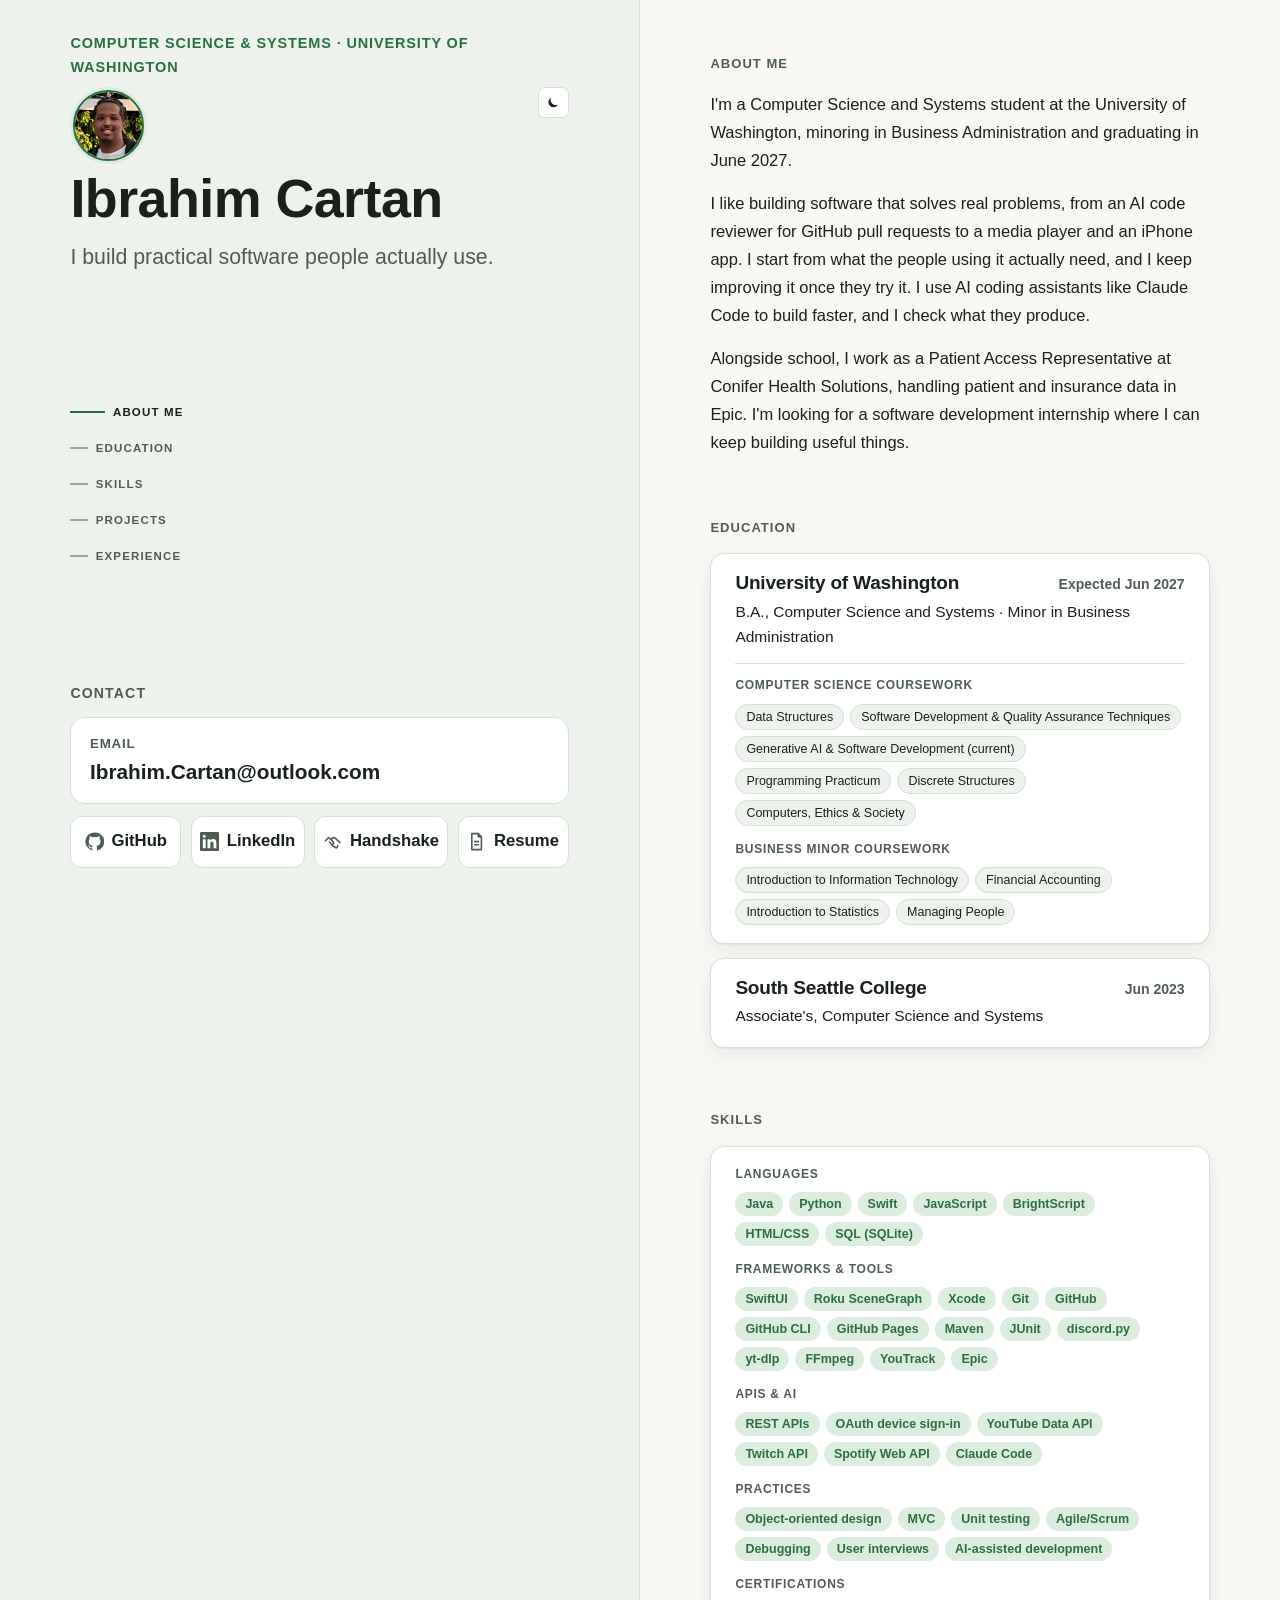
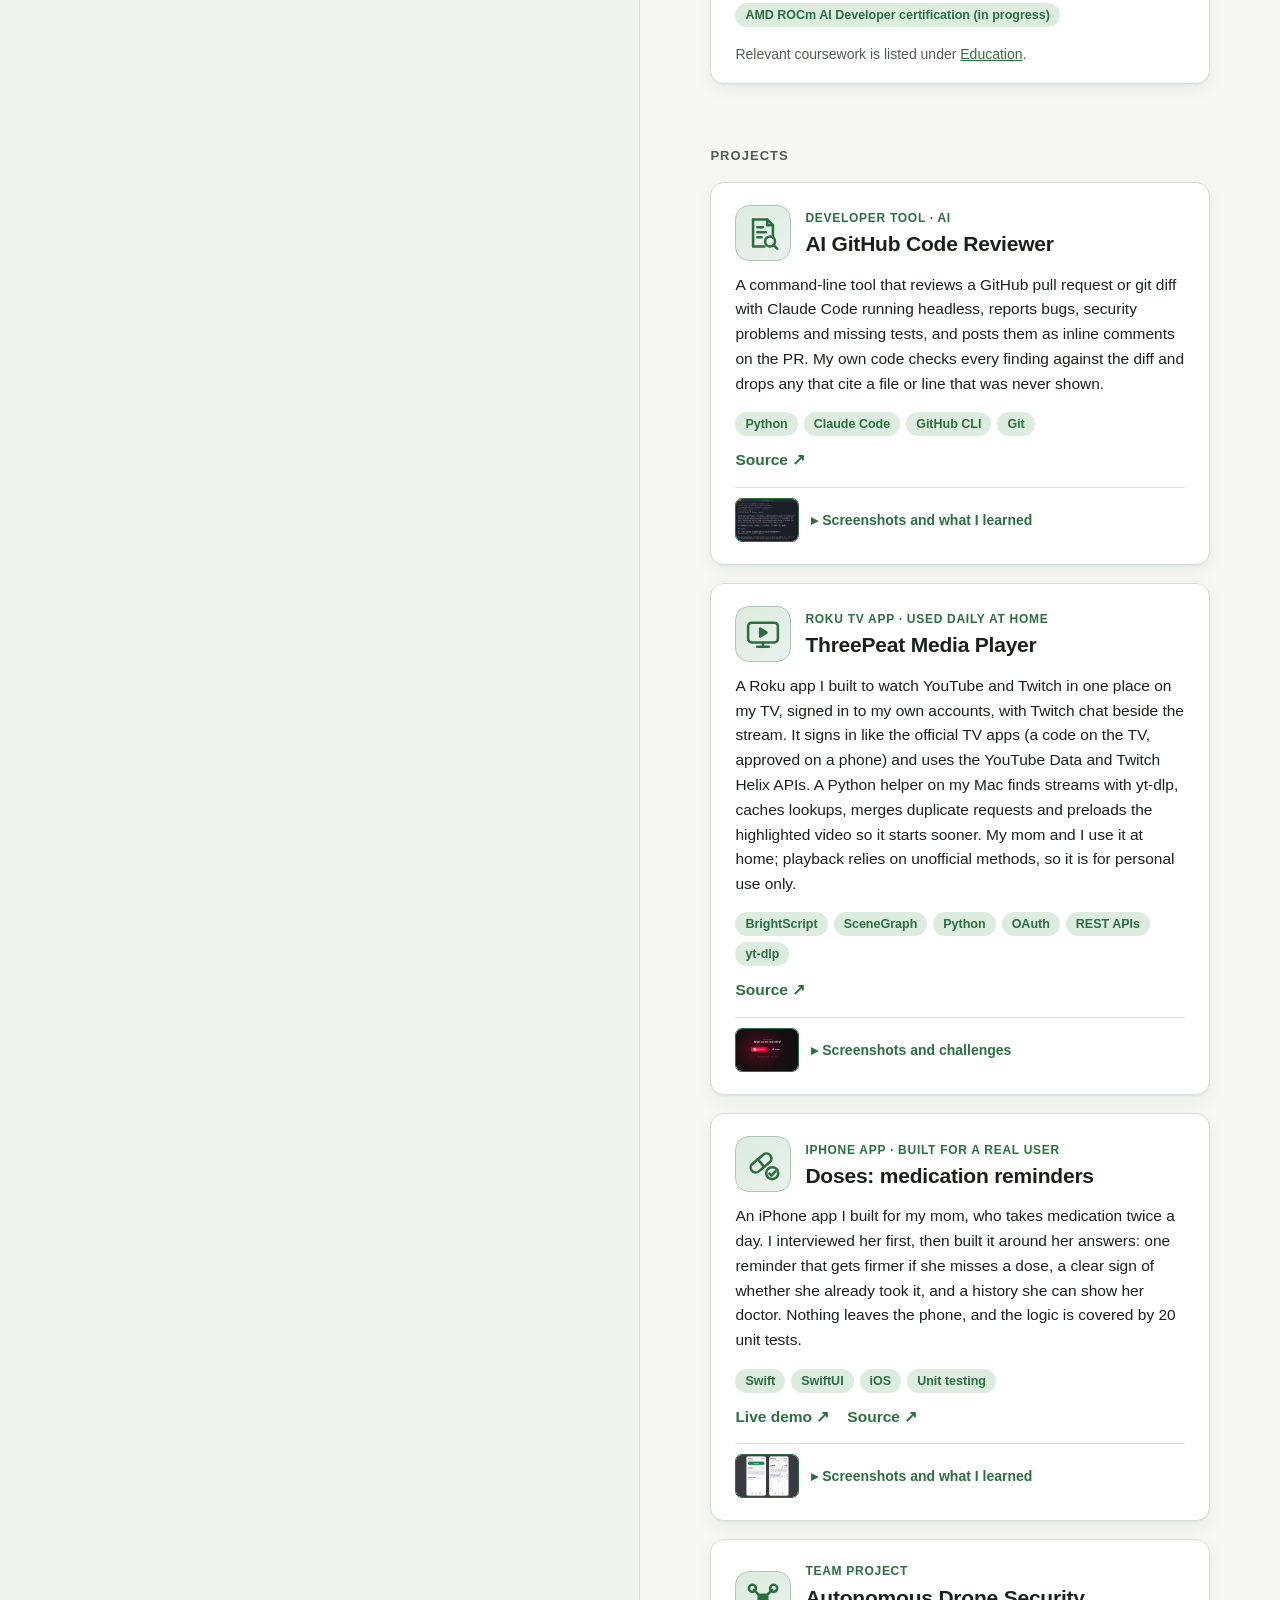
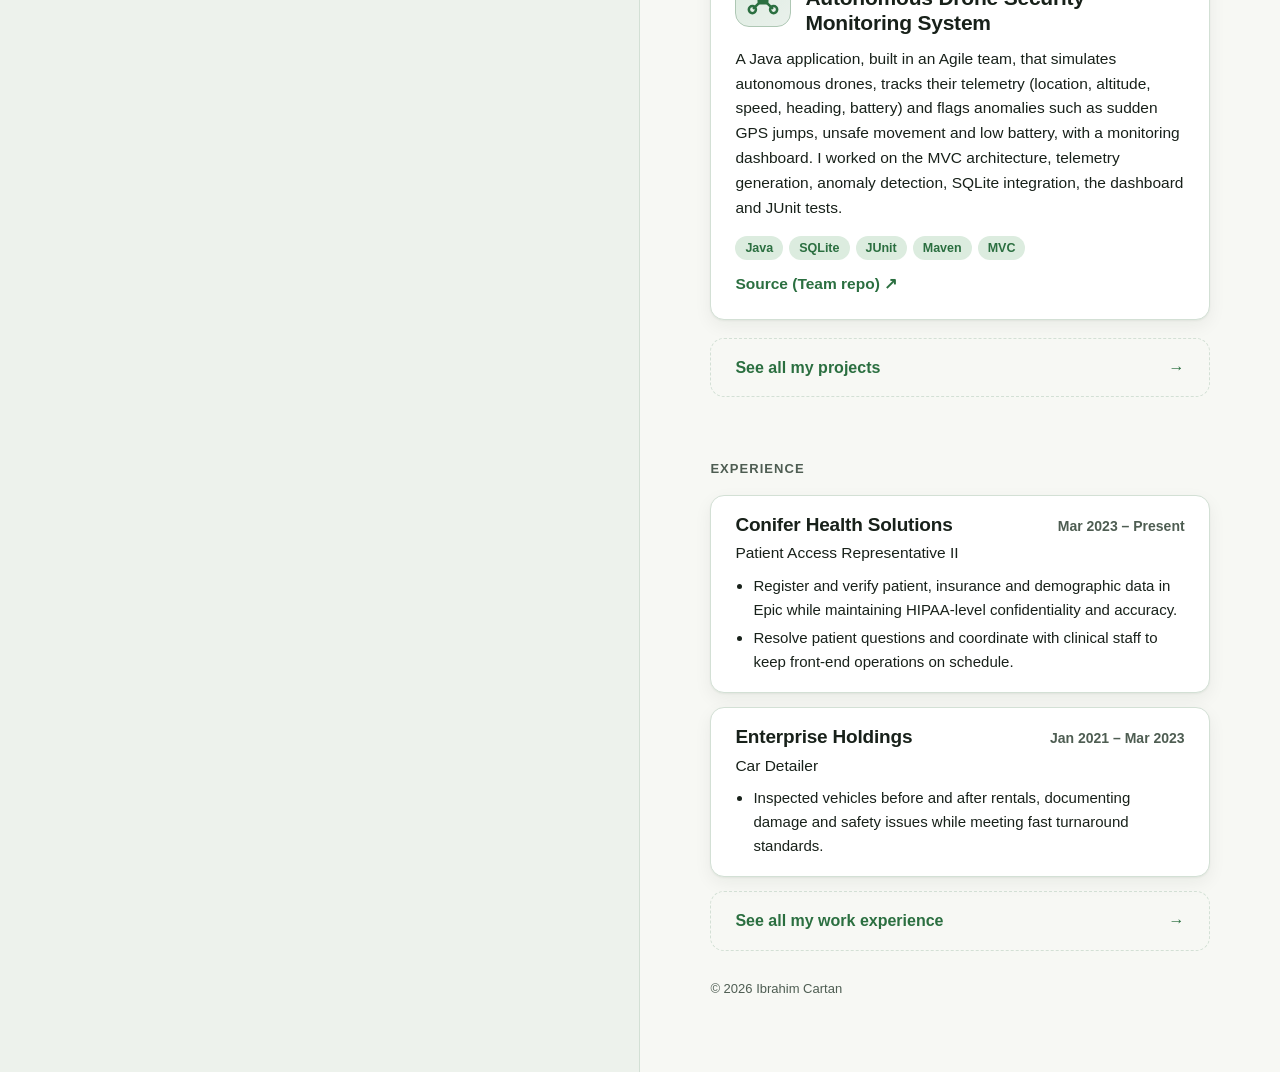
<file: index.html>
<!doctype html>
<html lang="en">
<head>
  <meta charset="utf-8">
  <meta name="viewport" content="width=device-width, initial-scale=1">
  <title>Ibrahim Cartan · Software Developer Portfolio</title>
  <meta name="description" content="Ibrahim Cartan, Computer Science and Systems student at the University of Washington. Projects: an AI GitHub code reviewer, a Roku app for YouTube and Twitch, an iPhone medication reminder app and more.">
  <link rel="icon" href="data:image/svg+xml,<svg xmlns='http://www.w3.org/2000/svg' viewBox='0 0 32 32'><rect width='32' height='32' rx='8' fill='%232b6f40'/><text x='16' y='22' font-family='Arial' font-weight='700' font-size='15' text-anchor='middle' fill='white'>IC</text></svg>">
  <script>
    // Apply saved theme before paint to avoid a flash.
    try { var t = localStorage.getItem("theme"); if (t) document.documentElement.dataset.theme = t; } catch (e) {}
  </script>
  <link rel="stylesheet" href="styles.css?v=2026-11-23b">
</head>
<body>
  <a class="skip" href="#main">Skip to content</a>

  <div class="layout">
    <!-- Left half: who I am and how to reach me -->
    <aside class="intro" aria-label="About Ibrahim Cartan">
      <div class="intro-inner">
        <header class="intro-head">
        <p class="eyebrow">Computer Science &amp; Systems · University of Washington</p>
        <div class="intro-top">
          <img class="headshot" src="images/headshot.jpg" alt="Photo of Ibrahim Cartan" width="480" height="480">
          <button class="theme-toggle" id="theme-toggle" type="button" aria-label="Switch color theme">
            <svg class="i-moon" viewBox="0 0 24 24" width="18" height="18" aria-hidden="true"><path fill="currentColor" d="M20 15.5A8.5 8.5 0 0 1 8.5 4a8.5 8.5 0 1 0 11.5 11.5z"/></svg>
            <svg class="i-sun" viewBox="0 0 24 24" width="18" height="18" aria-hidden="true"><circle cx="12" cy="12" r="4.5" fill="currentColor"/><g stroke="currentColor" stroke-width="2" stroke-linecap="round"><path d="M12 2v3M12 19v3M2 12h3M19 12h3M4.9 4.9 7 7M17 17l2.1 2.1M4.9 19.1 7 17M17 7l2.1-2.1"/></g></svg>
          </button>
        </div>
        <h1>Ibrahim Cartan</h1>
        <p class="lead">I build practical software people actually use.</p>
        </header>
        <div class="spacer" aria-hidden="true"></div>

        <nav class="toc" aria-label="Page contents">
          <ul>
            <li><a href="#about"><span class="toc-line" aria-hidden="true"></span>About Me</a></li>
            <li><a href="#education"><span class="toc-line" aria-hidden="true"></span>Education</a></li>
            <li><a href="#skills"><span class="toc-line" aria-hidden="true"></span>Skills</a></li>
            <li><a href="#projects"><span class="toc-line" aria-hidden="true"></span>Projects</a></li>
            <li><a href="#experience"><span class="toc-line" aria-hidden="true"></span>Experience</a></li>
          </ul>
        </nav>

        <div class="spacer spacer-fill" aria-hidden="true"></div>
        <section class="contact" aria-labelledby="contact-title">
          <h2 id="contact-title">Contact</h2>
          <button class="email-card" id="copy-email" type="button" title="Click to copy" aria-label="Copy email address Ibrahim.Cartan@outlook.com">
            <span class="label" id="email-label" aria-live="polite">Email</span>
            <span class="email" id="email-text">Ibrahim.Cartan@outlook.com</span>
          </button>
          <ul class="contact-links">
            <li><a href="https://github.com/IbrahimCart" target="_blank" rel="noopener">
              <svg viewBox="0 0 24 24" width="18" height="18" aria-hidden="true"><path fill="currentColor" d="M12 .5a11.5 11.5 0 0 0-3.64 22.41c.58.1.79-.25.79-.56v-2c-3.2.7-3.88-1.37-3.88-1.37-.52-1.33-1.28-1.69-1.28-1.69-1.04-.71.08-.7.08-.7 1.16.08 1.77 1.19 1.77 1.19 1.03 1.76 2.7 1.25 3.36.96.1-.75.4-1.25.73-1.54-2.56-.29-5.24-1.28-5.24-5.69 0-1.26.45-2.29 1.19-3.1-.12-.29-.52-1.46.11-3.05 0 0 .97-.31 3.17 1.18a11 11 0 0 1 5.77 0c2.2-1.49 3.17-1.18 3.17-1.18.63 1.59.23 2.76.11 3.05.74.81 1.19 1.84 1.19 3.1 0 4.42-2.69 5.39-5.25 5.68.41.36.78 1.06.78 2.14v3.17c0 .31.21.67.8.56A11.5 11.5 0 0 0 12 .5z"/></svg>
              GitHub</a></li>
            <li><a href="https://www.linkedin.com/in/ibrahimcartan/" target="_blank" rel="noopener">
              <svg viewBox="0 0 24 24" width="18" height="18" aria-hidden="true"><path fill="currentColor" d="M20.45 20.45h-3.56v-5.57c0-1.33-.02-3.04-1.85-3.04-1.85 0-2.14 1.45-2.14 2.94v5.67H9.35V9h3.41v1.56h.05c.48-.9 1.64-1.85 3.37-1.85 3.6 0 4.27 2.37 4.27 5.46v6.28zM5.34 7.43a2.06 2.06 0 1 1 0-4.13 2.06 2.06 0 0 1 0 4.13zM7.12 20.45H3.56V9h3.56v11.45zM22.22 0H1.77C.79 0 0 .77 0 1.73v20.54C0 23.23.79 24 1.77 24h20.45c.98 0 1.78-.77 1.78-1.73V1.73C24 .77 23.2 0 22.22 0z"/></svg>
              LinkedIn</a></li>
            <li><a href="https://app.joinhandshake.com/profiles/any5za" target="_blank" rel="noopener">
              <svg viewBox="0 0 24 24" width="18" height="18" aria-hidden="true"><path fill="none" stroke="currentColor" stroke-width="2" stroke-linecap="round" stroke-linejoin="round" d="M8 12.5l2.5 2.5a1.8 1.8 0 0 0 2.5-2.5L10 9.5l1.5-1.5a3 3 0 0 1 4 0L21 13M3 11l4-4 3 2.5M14 18l1.5 1.5a1.8 1.8 0 0 0 2.5-2.5M11 16l2 2"/></svg>
              Handshake</a></li>
            <li><a href="resume.pdf" id="resume-link" target="_blank" rel="noopener">
              <svg viewBox="0 0 24 24" width="18" height="18" aria-hidden="true"><path fill="none" stroke="currentColor" stroke-width="2" stroke-linejoin="round" d="M6 2h8l4 4v16H6zM14 2v4h4M9 12h6M9 16h6"/></svg>
              Resume</a></li>
          </ul>
        </section>

      </div>
    </aside>

    <!-- Right half: About Me, Education, Skills, Projects and Experience; scrolls -->
    <main class="content" id="main">
      <section class="section" id="about" aria-labelledby="about-title">
        <h2 class="section-title" id="about-title">About Me</h2>
        <div class="about">
          <p>I'm a Computer Science and Systems student at the University of Washington, minoring in Business Administration and graduating in June 2027.</p>
          <p>I like building software that solves real problems, from an AI code reviewer for GitHub pull requests to a media player and an iPhone app. I start from what the people using it actually need, and I keep improving it once they try it. I use AI coding assistants like Claude Code to build faster, and I check what they produce.</p>
          <p>Alongside school, I work as a Patient Access Representative at Conifer Health Solutions, handling patient and insurance data in Epic. I'm looking for a software development internship where I can keep building useful things.</p>
        </div>
      </section>

      <section class="section" id="education" aria-labelledby="education-title">
        <h2 class="section-title" id="education-title">Education</h2>
        <article class="edu-card">
          <div class="edu-row"><h3>University of Washington</h3><span class="edu-date">Expected Jun 2027</span></div>
          <p class="edu-degree">B.A., Computer Science and Systems · Minor in Business Administration</p>
          <div class="coursework">
            <p class="coursework-label">Computer science coursework</p>
            <ul class="tags course-tags">
              <li>Data Structures</li>
              <li>Software Development &amp; Quality Assurance Techniques</li>
              <li>Generative AI &amp; Software Development (current)</li>
              <li>Programming Practicum</li>
              <li>Discrete Structures</li>
              <li>Computers, Ethics &amp; Society</li>
            </ul>
            <p class="coursework-label">Business minor coursework</p>
            <ul class="tags course-tags">
              <li>Introduction to Information Technology</li>
              <li>Financial Accounting</li>
              <li>Introduction to Statistics</li>
              <li>Managing People</li>
            </ul>
          </div>
        </article>
        <article class="edu-card">
          <div class="edu-row"><h3>South Seattle College</h3><span class="edu-date">Jun 2023</span></div>
          <p class="edu-degree">Associate's, Computer Science and Systems</p>
        </article>
      </section>

      <section class="section" id="skills" aria-labelledby="skills-title">
        <h2 class="section-title" id="skills-title">Skills</h2>
        <article class="edu-card skills-card">
          <p class="coursework-label">Languages</p>
          <ul class="tags"><li>Java</li><li>Python</li><li>Swift</li><li>JavaScript</li><li>BrightScript</li><li>HTML/CSS</li><li>SQL (SQLite)</li></ul>
          <p class="coursework-label">Frameworks &amp; tools</p>
          <ul class="tags"><li>SwiftUI</li><li>Roku SceneGraph</li><li>Xcode</li><li>Git</li><li>GitHub</li><li>GitHub CLI</li><li>GitHub Pages</li><li>Maven</li><li>JUnit</li><li>discord.py</li><li>yt-dlp</li><li>FFmpeg</li><li>YouTrack</li><li>Epic</li></ul>
          <p class="coursework-label">APIs &amp; AI</p>
          <ul class="tags"><li>REST APIs</li><li>OAuth device sign-in</li><li>YouTube Data API</li><li>Twitch API</li><li>Spotify Web API</li><li>Claude Code</li></ul>
          <p class="coursework-label">Practices</p>
          <ul class="tags"><li>Object-oriented design</li><li>MVC</li><li>Unit testing</li><li>Agile/Scrum</li><li>Debugging</li><li>User interviews</li><li>AI-assisted development</li></ul>
          <p class="coursework-label">Certifications</p>
          <ul class="tags"><li>AMD ROCm AI Developer certification (in progress)</li></ul>
          <p class="skills-note">Relevant coursework is listed under <a href="#education">Education</a>.</p>
        </article>
      </section>

      <section class="section" id="projects" aria-labelledby="projects-title">
      <h2 class="section-title" id="projects-title">Projects</h2>

      <article class="project">
        <header class="project-head">
          <span class="thumb" style="--icon: url(images/thumbs/code-reviewer.svg)" aria-hidden="true"></span>
          <div>
            <p class="kicker">Developer tool · AI</p>
            <h3>AI GitHub Code Reviewer</h3>
          </div>
        </header>
        <p>A command-line tool that reviews a GitHub pull request or git diff with Claude Code running headless, reports bugs, security problems and missing tests, and posts them as inline comments on the PR. My own code checks every finding against the diff and drops any that cite a file or line that was never shown.</p>
        <ul class="tags" aria-label="Built with"><li>Python</li><li>Claude Code</li><li>GitHub CLI</li><li>Git</li></ul>
        <p class="links">
          <a href="https://github.com/IbrahimCart/ai-code-reviewer" target="_blank" rel="noopener">Source ↗</a>
        </p>
        <details>
          <summary>Screenshots and what I learned</summary>
          <div class="details-body">
            <div class="gallery" data-gallery>
              <figure class="slide active"><img src="images/review-terminal.jpg" alt="Terminal running python3 -m reviewer --pr 1: it fetches the pull request, skips the lockfile, asks Claude to review two files, and prints Changes requested with seven findings, two critical, two high and three medium, starting with SQL injection, path traversal and a hardcoded API key" loading="lazy"><figcaption>Real output from a run on November 12, 2026: one command reviewed the pull request in 14 seconds and found 7 problems.</figcaption></figure>
              <figure class="slide"><img src="images/review-summary.jpg" alt="Real screenshot of the review the tool posted on a GitHub pull request: the heading AI Code Review, Changes requested, a short summary, and three findings rated critical, medium and low, each with a file and line and a suggested fix" loading="lazy"><figcaption>Real screenshot: the review the tool posted on a practice pull request, with three findings ranked by severity.</figcaption></figure>
              <figure class="slide"><img src="images/review-real-pr.jpg" alt="Real screenshot of two review comments posted by the tool on a GitHub pull request: a critical SQL injection finding and a medium finding about a connection that is never closed" loading="lazy"><figcaption>Real screenshot: each finding is also posted as an inline comment on the exact line.</figcaption></figure>
              <figure class="slide"><img src="images/review-tests.jpg" alt="Real screenshot of the Suggested tests checklist at the end of the review, with four test cases, and a footer saying the review took 10.3 seconds" loading="lazy"><figcaption>Real screenshot: it suggests test cases for the change. The whole review took 10.3 seconds.</figcaption></figure>
            </div>
            <p><strong>What I learned:</strong> keeping the model's job small, one call with no tools, made it easy to tell whether a bad review was the model's fault or my code's. Structured output was not enough on its own: the model can return valid JSON that points at a line that does not exist, so the checks mattered as much as the prompt.</p>
          </div>
        </details>
      </article>

      <article class="project">
        <header class="project-head">
          <span class="thumb" style="--icon: url(images/thumbs/threepeat.svg)" aria-hidden="true"></span>
          <div>
            <p class="kicker">Roku TV app · Used daily at home</p>
            <h3>ThreePeat Media Player</h3>
          </div>
        </header>
        <p>A Roku app I built to watch YouTube and Twitch in one place on my TV, signed in to my own accounts, with Twitch chat beside the stream. It signs in like the official TV apps (a code on the TV, approved on a phone) and uses the YouTube Data and Twitch Helix APIs. A Python helper on my Mac finds streams with yt-dlp, caches lookups, merges duplicate requests and preloads the highlighted video so it starts sooner. My mom and I use it at home; playback relies on unofficial methods, so it is for personal use only.</p>
        <ul class="tags" aria-label="Built with"><li>BrightScript</li><li>SceneGraph</li><li>Python</li><li>OAuth</li><li>REST APIs</li><li>yt-dlp</li></ul>
        <p class="links">
          <a href="https://github.com/IbrahimCart/ThreePeat-Media-Player" target="_blank" rel="noopener">Source ↗</a>
        </p>
        <details>
          <summary>Screenshots and challenges</summary>
          <div class="details-body">
            <div class="gallery" data-gallery>
              <figure class="slide active"><img src="images/threepeat/start-youtube.jpg" alt="Real screenshot of the ThreePeat start screen on a TV: the heading What are we watching? with the YouTube button highlighted in red and a Twitch button beside it" loading="lazy"><figcaption>Real screenshot from the TV: the start screen, with YouTube selected.</figcaption></figure>
              <figure class="slide"><img src="images/threepeat/start-twitch.jpg" alt="Real screenshot of the same start screen with the Twitch button highlighted in purple" loading="lazy"><figcaption>Real screenshot: moving to Twitch changes the screen's color to match.</figcaption></figure>
              <figure class="slide"><img src="images/threepeat/search-results.jpg" alt="Real screenshot of YouTube search results for NASA in a 4 by 3 grid of thumbnails, each with a title, channel name and upload date" loading="lazy"><figcaption>Real screenshot: YouTube search results in a 4-by-3 grid, with channel names and upload dates.</figcaption></figure>
              <figure class="slide"><img src="images/threepeat/sidebar-menu.jpg" alt="Real screenshot of the YouTube sidebar open over the results, listing Home, Subscriptions, Search, History, Liked videos, Playlists and Sign out" loading="lazy"><figcaption>Real screenshot: the sidebar for moving between YouTube pages.</figcaption></figure>
            </div>
            <p><strong>Challenges and how I solved them:</strong> YouTube's official API doesn't hand out video streams, and its stream links only work from the network that asked for them. I solved that with a small Python helper on the same home network that finds each stream with yt-dlp and passes it to the Roku. Fast scrolling could have started a lookup for every tile, so the helper caches results, lets duplicate requests share one lookup and runs at most two preloads at a time. And when the browser login it reads goes stale, it renews it and retries instead of showing an empty feed.</p>
          </div>
        </details>
      </article>

      <article class="project">
        <header class="project-head">
          <span class="thumb" style="--icon: url(images/thumbs/doses.svg)" aria-hidden="true"></span>
          <div>
            <p class="kicker">iPhone app · Built for a real user</p>
            <h3>Doses: medication reminders</h3>
          </div>
        </header>
        <p>An iPhone app I built for my mom, who takes medication twice a day. I interviewed her first, then built it around her answers: one reminder that gets firmer if she misses a dose, a clear sign of whether she already took it, and a history she can show her doctor. Nothing leaves the phone, and the logic is covered by 20 unit tests.</p>
        <ul class="tags" aria-label="Built with"><li>Swift</li><li>SwiftUI</li><li>iOS</li><li>Unit testing</li></ul>
        <p class="links">
          <a href="doses-demo/">Live demo ↗</a>
          <a href="https://github.com/IbrahimCart/dose-reminder" target="_blank" rel="noopener">Source ↗</a>
        </p>
        <details>
          <summary>Screenshots and what I learned</summary>
          <div class="details-body">
            <div class="gallery" data-gallery>
              <figure class="slide active"><img src="images/doses-today.png" alt="Two real screenshots of the Doses Today screen: on the left a Morning card with a green I took it late button and an Evening card not yet due, on the right confetti falling across the whole screen after a dose was recorded" loading="lazy"><figcaption>Real screenshots: Today, with the green button, and the confetti that falls when a dose is recorded.</figcaption></figure>
              <figure class="slide"><img src="images/doses-settings.png" alt="Two real screenshots of Doses: the Settings screen listing the Morning and Evening reminders with on/off switches and an Add a reminder button, and the editor for one reminder with a name, a time and a delete button" loading="lazy"><figcaption>Real screenshots: Settings lists the reminders, and the editor lets you rename, retime or delete one.</figcaption></figure>
              <figure class="slide"><img src="images/doses-history.png" alt="Real screenshot of the Doses History screen showing a Morning dose on Nov 2 recorded late" loading="lazy"><figcaption>Real screenshot: History lists each dose and flags the late ones.</figcaption></figure>
            </div>
            <p><strong>What I learned:</strong> when I watched my mom use it, she tapped "I took it" by accident and could not see how to take it back, because the small red Undo text did not look like a button. I made it a full-width "Undo" button. Something that looks obvious to me is not obvious to others, so next time I would test with her from the start. She told me it helped her keep track of her doses and that the reminders came at the right times.</p>
          </div>
        </details>
      </article>

      <article class="project">
        <header class="project-head">
          <span class="thumb" style="--icon: url(images/thumbs/drone.svg)" aria-hidden="true"></span>
          <div>
            <p class="kicker">Team project</p>
            <h3>Autonomous Drone Security Monitoring System</h3>
          </div>
        </header>
        <p>A Java application, built in an Agile team, that simulates autonomous drones, tracks their telemetry (location, altitude, speed, heading, battery) and flags anomalies such as sudden GPS jumps, unsafe movement and low battery, with a monitoring dashboard. I worked on the MVC architecture, telemetry generation, anomaly detection, SQLite integration, the dashboard and JUnit tests.</p>
        <ul class="tags" aria-label="Built with"><li>Java</li><li>SQLite</li><li>JUnit</li><li>Maven</li><li>MVC</li></ul>
        <p class="links">
          <a href="https://github.com/PNDubs/autonomous-drone-simulation" target="_blank" rel="noopener">Source (Team repo) ↗</a>
        </p>
      </article>

      <a class="all-projects" href="projects.html">
        <span>See all my projects</span>
        <span class="all-projects-arrow" aria-hidden="true">→</span>
      </a>
      </section>

      <section class="section" id="experience" aria-labelledby="experience-title">
        <h2 class="section-title" id="experience-title">Experience</h2>
        <article class="edu-card job">
          <div class="edu-row"><h3>Conifer Health Solutions</h3><span class="edu-date">Mar 2023 – Present</span></div>
          <p class="edu-degree">Patient Access Representative II</p>
          <ul class="job-points"><li>Register and verify patient, insurance and demographic data in Epic while maintaining HIPAA-level confidentiality and accuracy.</li><li>Resolve patient questions and coordinate with clinical staff to keep front-end operations on schedule.</li></ul>
        </article>
        <article class="edu-card job">
          <div class="edu-row"><h3>Enterprise Holdings</h3><span class="edu-date">Jan 2021 – Mar 2023</span></div>
          <p class="edu-degree">Car Detailer</p>
          <ul class="job-points"><li>Inspected vehicles before and after rentals, documenting damage and safety issues while meeting fast turnaround standards.</li></ul>
        </article>
        <a class="all-projects" href="experience.html">
          <span>See all my work experience</span>
          <span class="all-projects-arrow" aria-hidden="true">→</span>
        </a>
      </section>


      <p class="footnote">© <span id="year">2026</span> Ibrahim Cartan</p>
    </main>
  </div>

  <script src="script.js?v=2026-11-23b"></script>
</body>
</html>
</file>
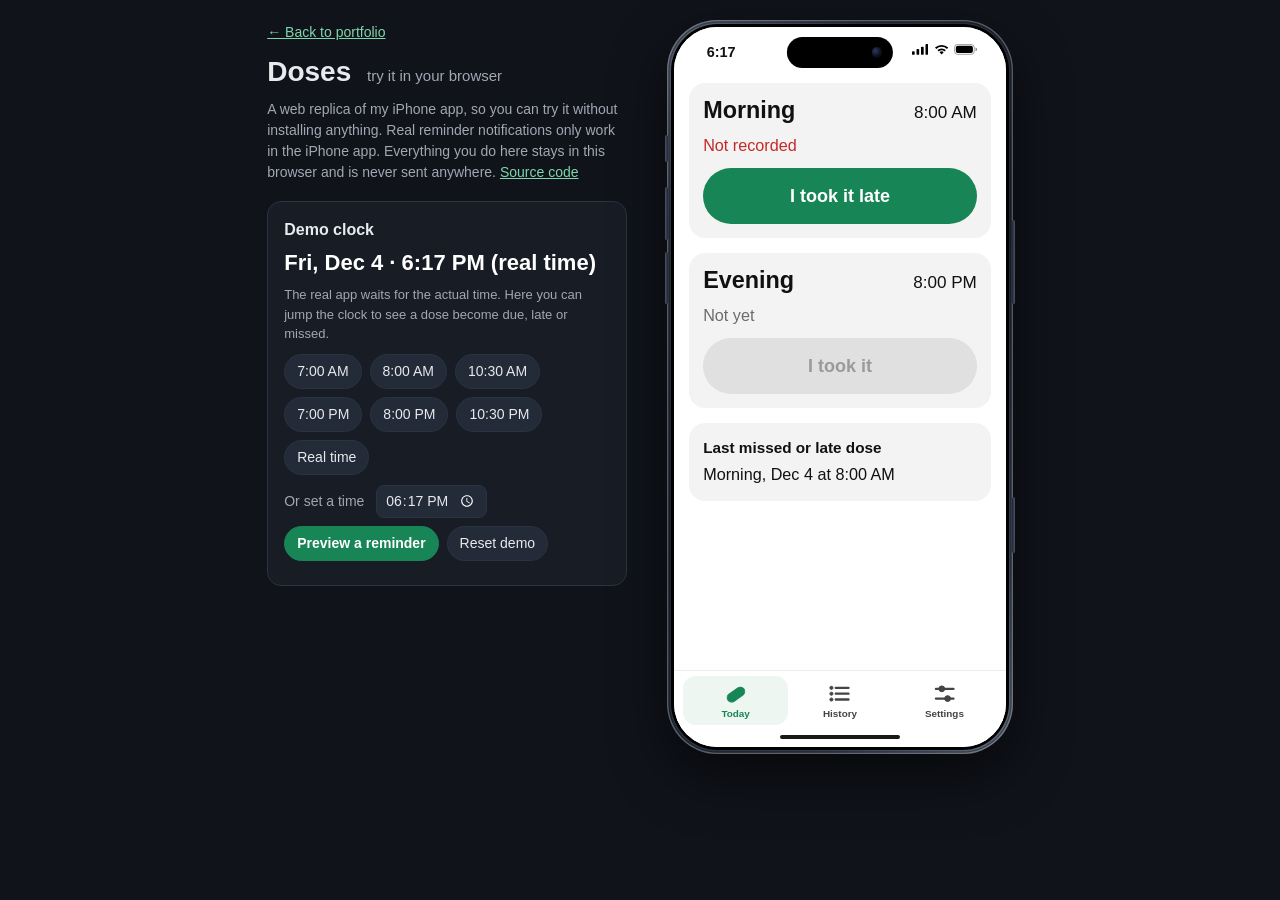
<file: doses-demo/index.html>
<!doctype html>
<html lang="en">
<head>
  <meta charset="utf-8">
  <meta name="viewport" content="width=device-width, initial-scale=1">
  <title>Doses · Try the app</title>
  <meta name="description" content="A web replica of Doses, my customizable reminder app for iPhone. Try it in your browser; nothing leaves your device.">
  <link rel="icon" href="data:image/svg+xml,<svg xmlns='http://www.w3.org/2000/svg' viewBox='0 0 32 32'><rect width='32' height='32' rx='8' fill='%23178556'/><rect x='6' y='12' width='20' height='9' rx='4.5' transform='rotate(-35 16 16)' fill='white'/></svg>">
  <link rel="stylesheet" href="styles.css?v=10">
</head>
<body>
  <main class="stage">
    <header class="demo-head">
      <a class="back" href="../">&larr; Back to portfolio</a>
      <h1>Doses <span>try it in your browser</span></h1>
      <p>A web replica of my iPhone app, so you can try it without installing anything. Real reminder notifications only work in the iPhone app. Everything you do here stays in this browser and is never sent anywhere.
        <a href="https://github.com/IbrahimCart/dose-reminder" target="_blank" rel="noopener">Source code</a></p>
    </header>

    <section class="controls" aria-labelledby="controls-title">
      <h2 id="controls-title">Demo clock</h2>
      <p class="clock"><span id="clock">&nbsp;</span></p>
      <p class="hint">The real app waits for the actual time. Here you can jump the clock to see a dose become due, late or missed.</p>
      <div class="chips" role="group" aria-label="Jump the demo clock">
        <button type="button" data-action="jump" data-h="7" data-m="0">7:00 AM</button>
        <button type="button" data-action="jump" data-h="8" data-m="0">8:00 AM</button>
        <button type="button" data-action="jump" data-h="10" data-m="30">10:30 AM</button>
        <button type="button" data-action="jump" data-h="19" data-m="0">7:00 PM</button>
        <button type="button" data-action="jump" data-h="20" data-m="0">8:00 PM</button>
        <button type="button" data-action="jump" data-h="22" data-m="30">10:30 PM</button>
        <button type="button" data-action="realtime">Real time</button>
      </div>
      <label class="time-set">Or set a time <input type="time" id="clock-input" aria-label="Set the demo time"></label>
      <div class="chips">
        <button type="button" data-action="preview" class="accent">Preview a reminder</button>
        <button type="button" data-action="reset">Reset demo</button>
      </div>
    </section>

    <div class="phone-wrap" id="phone-wrap">
    <div class="phone" id="phone" role="group" aria-label="iPhone 17 Pro Max showing the Doses app">
      <i class="hw action"></i><i class="hw vol-up"></i><i class="hw vol-down"></i><i class="hw power"></i><i class="hw camera"></i>
      <div class="bezel"><div class="display">
      <div class="island" aria-hidden="true"></div>
      <div class="statusbar" aria-hidden="true">
        <span id="status-time">9:41</span>
        <span class="sys">
          <svg viewBox="0 0 18 12"><rect x="0" y="8" width="3" height="4" rx="1"/><rect x="5" y="5.5" width="3" height="6.5" rx="1"/><rect x="10" y="3" width="3" height="9" rx="1"/><rect x="15" y="0" width="3" height="12" rx="1"/></svg>
          <svg viewBox="0 0 17 12"><path d="M8.5 11.6 6.2 9.1a3.4 3.4 0 0 1 4.6 0zM3.8 6.8a6.8 6.8 0 0 1 9.4 0l-1.5 1.6a4.6 4.6 0 0 0-6.4 0zM1.1 4a10.6 10.6 0 0 1 14.8 0l-1.5 1.6a8.4 8.4 0 0 0-11.8 0z"/></svg>
          <svg viewBox="0 0 27 12"><rect x=".5" y=".5" width="22" height="11" rx="3.5" fill="none" stroke="#000" opacity=".4"/><rect x="2" y="2" width="19" height="8" rx="2.2"/><path d="M24 4v4c.9-.3 1.6-1.1 1.6-2S24.9 4.3 24 4z" opacity=".5"/></svg>
        </span>
      </div>
      <div class="banner" id="banner" role="status" aria-live="polite" hidden></div>
      <div class="screen" id="screen" tabindex="-1"></div>
      <nav class="tabs" aria-label="Main">
        <button type="button" data-view="today"><svg viewBox="0 0 24 24" aria-hidden="true"><rect x="2" y="8.5" width="20" height="9" rx="4.5" transform="rotate(-35 12 12.5)"/></svg><span>Today</span></button>
        <button type="button" data-view="history"><svg viewBox="0 0 24 24" aria-hidden="true"><path d="M8 6h13M8 12h13M8 18h13" stroke-width="2.4" stroke-linecap="round"/><circle cx="3.5" cy="6" r="1.6"/><circle cx="3.5" cy="12" r="1.6"/><circle cx="3.5" cy="18" r="1.6"/></svg><span>History</span></button>
        <button type="button" data-view="settings"><svg viewBox="0 0 24 24" aria-hidden="true"><path d="M3 7h18M3 17h18" stroke-width="2.4" stroke-linecap="round"/><circle cx="9" cy="7" r="3"/><circle cx="15" cy="17" r="3"/></svg><span>Settings</span></button>
      </nav>
      <div class="home-indicator" aria-hidden="true"></div>
      </div></div>
    </div>
    </div>
  </main>

  <dialog id="editor" aria-labelledby="editor-title">
    <form id="editor-form" method="dialog">
      <h2 id="editor-title">Reminder</h2>
      <label>Name <input id="editor-name" type="text" maxlength="30" placeholder="For example: Morning" autocomplete="off"></label>
      <label>Time <input id="editor-time" type="time" required></label>
      <div class="dialog-actions">
        <button type="button" class="danger" id="editor-delete">Delete this reminder</button>
        <button type="button" id="editor-cancel">Cancel</button>
        <button type="submit" class="primary">Save</button>
      </div>
    </form>
  </dialog>

  <dialog id="note-dialog" aria-labelledby="note-title">
    <form id="note-form" method="dialog">
      <h2 id="note-title">Add a note</h2>
      <label>What happened (optional) <textarea id="note-text" rows="3" maxlength="200" placeholder="For example: felt dizzy after"></textarea></label>
      <p class="hint">Saved with the current demo time.</p>
      <div class="dialog-actions">
        <button type="button" id="note-cancel">Cancel</button>
        <button type="submit" class="primary">Save</button>
      </div>
    </form>
  </dialog>

  <dialog id="report-dialog" aria-labelledby="report-title">
    <h2 id="report-title">My record</h2>
    <pre id="report-text"></pre>
    <div class="dialog-actions">
      <button type="button" id="report-copy">Copy</button>
      <button type="button" class="primary" id="report-close">Close</button>
    </div>
  </dialog>

  <canvas id="confetti" aria-hidden="true" hidden></canvas>
  <noscript><p class="noscript">This demo needs JavaScript.</p></noscript>
  <script src="logic.js?v=1"></script>
  <script src="app.js?v=14"></script>
</body>
</html>
</file>
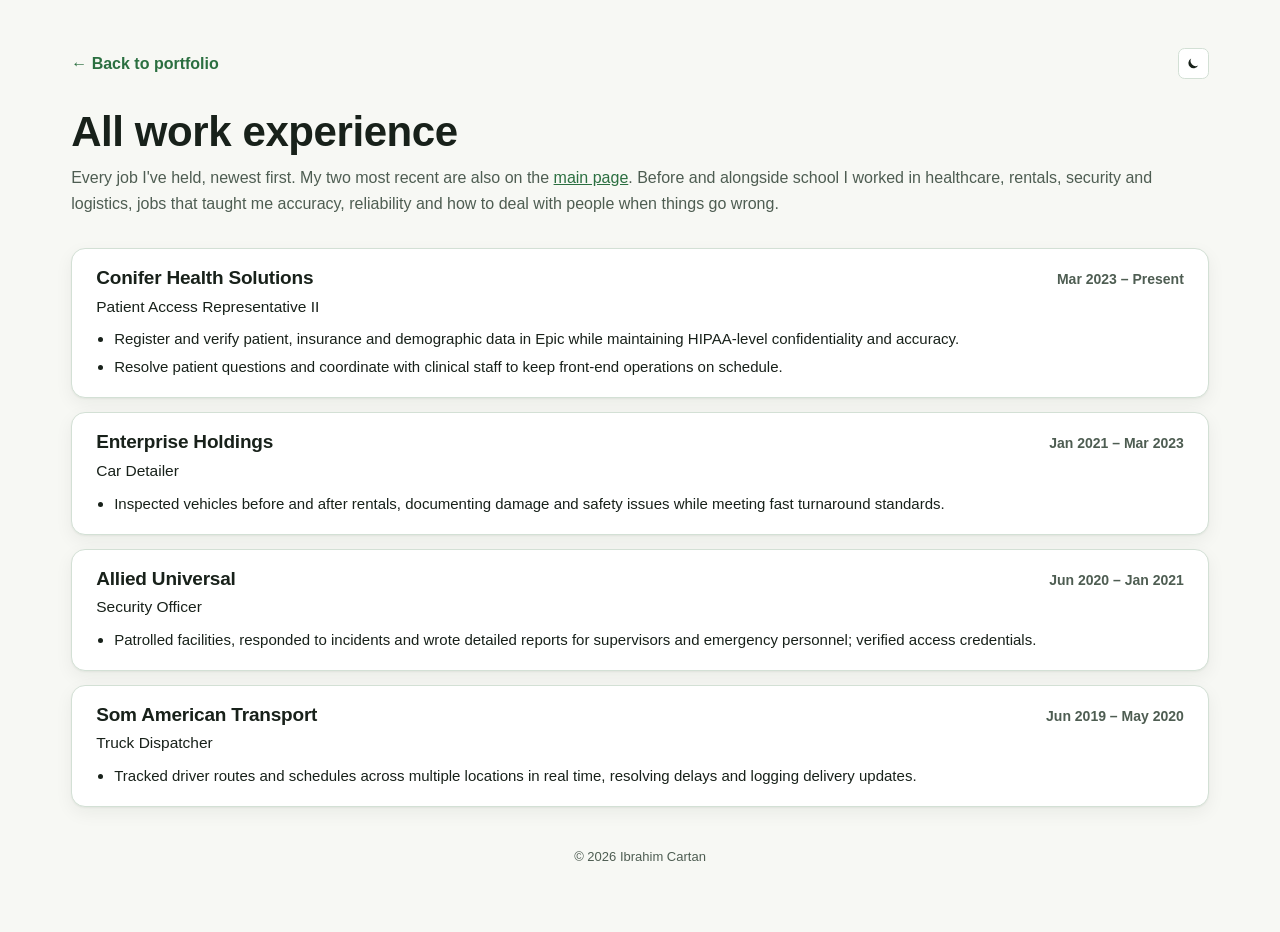
<file: experience.html>
<!doctype html>
<html lang="en">
<head>
  <meta charset="utf-8">
  <meta name="viewport" content="width=device-width, initial-scale=1">
  <title>All Work Experience · Ibrahim Cartan</title>
  <meta name="description" content="Every job Ibrahim Cartan has held: patient access in Epic at Conifer Health Solutions, vehicle inspection at Enterprise Holdings, security at Allied Universal and dispatch at Som American Transport.">
  <link rel="icon" href="data:image/svg+xml,<svg xmlns='http://www.w3.org/2000/svg' viewBox='0 0 32 32'><rect width='32' height='32' rx='8' fill='%232b6f40'/><text x='16' y='22' font-family='Arial' font-weight='700' font-size='15' text-anchor='middle' fill='white'>IC</text></svg>">
  <script>
    try { var t = localStorage.getItem("theme"); if (t) document.documentElement.dataset.theme = t; } catch (e) {}
  </script>
  <link rel="stylesheet" href="styles.css?v=2026-11-23b">
</head>
<body>
  <main class="page">
    <div class="page-top">
      <a class="back" href="./#experience">← Back to portfolio</a>
      <button class="theme-toggle" id="theme-toggle" type="button" aria-label="Switch color theme">
        <svg class="i-moon" viewBox="0 0 24 24" width="18" height="18" aria-hidden="true"><path fill="currentColor" d="M20 15.5A8.5 8.5 0 0 1 8.5 4a8.5 8.5 0 1 0 11.5 11.5z"/></svg>
        <svg class="i-sun" viewBox="0 0 24 24" width="18" height="18" aria-hidden="true"><circle cx="12" cy="12" r="4.5" fill="currentColor"/><g stroke="currentColor" stroke-width="2" stroke-linecap="round"><path d="M12 2v3M12 19v3M2 12h3M19 12h3M4.9 4.9 7 7M17 17l2.1 2.1M4.9 19.1 7 17M17 7l2.1-2.1"/></g></svg>
      </button>
    </div>

    <h1>All work experience</h1>
    <p class="page-intro">Every job I've held, newest first. My two most recent are also on the <a href="./#experience">main page</a>. Before and alongside school I worked in healthcare, rentals, security and logistics, jobs that taught me accuracy, reliability and how to deal with people when things go wrong.</p>

    <section class="exp-list" aria-label="Work experience">
      <article class="edu-card job">
          <div class="edu-row"><h3>Conifer Health Solutions</h3><span class="edu-date">Mar 2023 – Present</span></div>
          <p class="edu-degree">Patient Access Representative II</p>
          <ul class="job-points"><li>Register and verify patient, insurance and demographic data in Epic while maintaining HIPAA-level confidentiality and accuracy.</li><li>Resolve patient questions and coordinate with clinical staff to keep front-end operations on schedule.</li></ul>
        </article>
      <article class="edu-card job">
          <div class="edu-row"><h3>Enterprise Holdings</h3><span class="edu-date">Jan 2021 – Mar 2023</span></div>
          <p class="edu-degree">Car Detailer</p>
          <ul class="job-points"><li>Inspected vehicles before and after rentals, documenting damage and safety issues while meeting fast turnaround standards.</li></ul>
        </article>
      <article class="edu-card job">
          <div class="edu-row"><h3>Allied Universal</h3><span class="edu-date">Jun 2020 – Jan 2021</span></div>
          <p class="edu-degree">Security Officer</p>
          <ul class="job-points"><li>Patrolled facilities, responded to incidents and wrote detailed reports for supervisors and emergency personnel; verified access credentials.</li></ul>
        </article>
      <article class="edu-card job">
          <div class="edu-row"><h3>Som American Transport</h3><span class="edu-date">Jun 2019 – May 2020</span></div>
          <p class="edu-degree">Truck Dispatcher</p>
          <ul class="job-points"><li>Tracked driver routes and schedules across multiple locations in real time, resolving delays and logging delivery updates.</li></ul>
        </article>
    </section>


    <p class="footnote">© <span id="year">2026</span> Ibrahim Cartan</p>
  </main>

  <script src="script.js?v=2026-11-23b"></script>
</body>
</html>
</file>
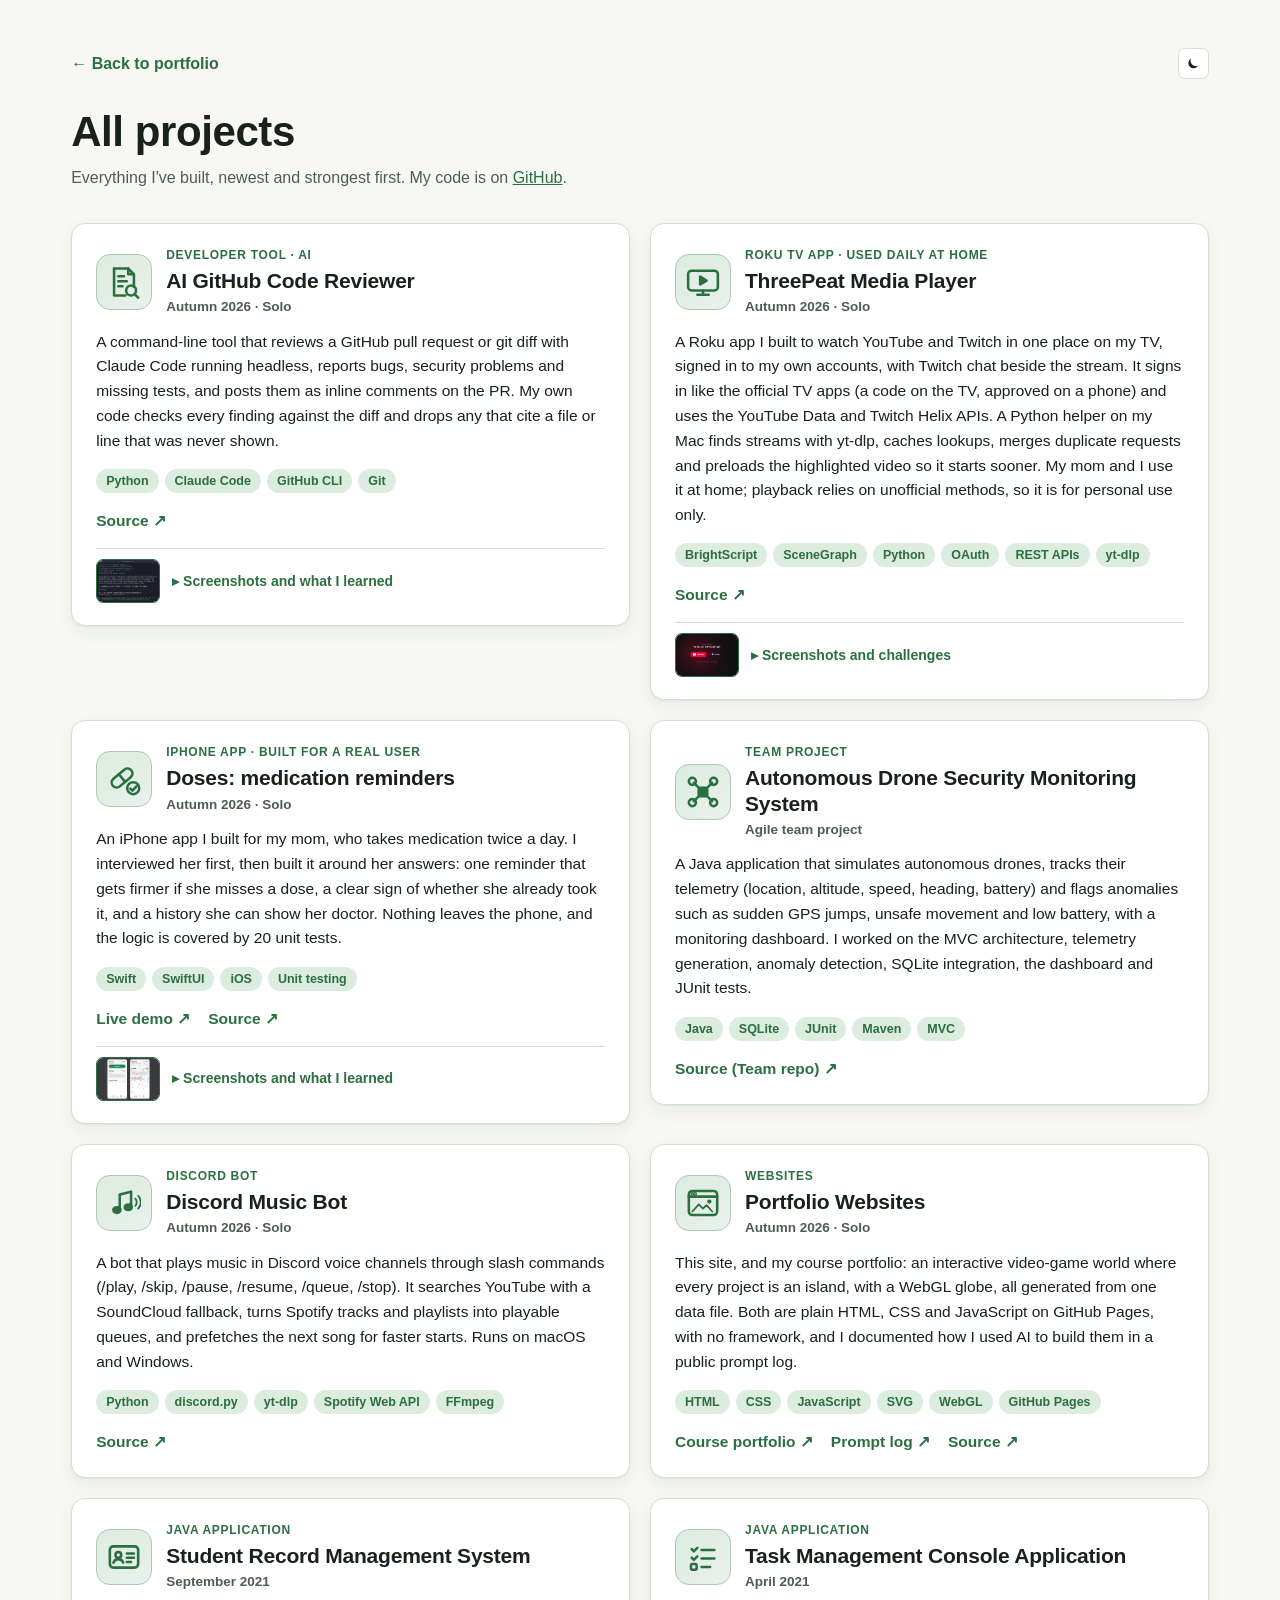
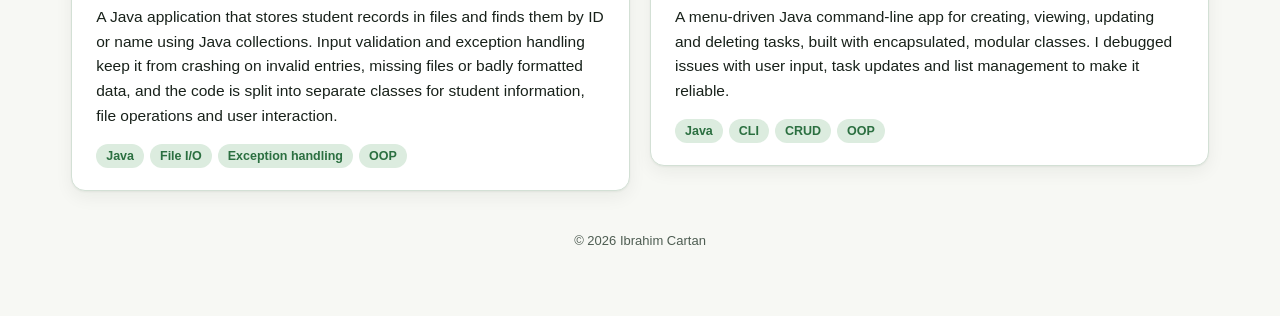
<file: projects.html>
<!doctype html>
<html lang="en">
<head>
  <meta charset="utf-8">
  <meta name="viewport" content="width=device-width, initial-scale=1">
  <title>All Projects · Ibrahim Cartan</title>
  <meta name="description" content="Every project by Ibrahim Cartan: an AI GitHub code reviewer, a Roku app for YouTube and Twitch, an iPhone medication reminder app, a Discord music bot, a drone monitoring system, portfolio websites and earlier Java applications.">
  <link rel="icon" href="data:image/svg+xml,<svg xmlns='http://www.w3.org/2000/svg' viewBox='0 0 32 32'><rect width='32' height='32' rx='8' fill='%232b6f40'/><text x='16' y='22' font-family='Arial' font-weight='700' font-size='15' text-anchor='middle' fill='white'>IC</text></svg>">
  <script>
    try { var t = localStorage.getItem("theme"); if (t) document.documentElement.dataset.theme = t; } catch (e) {}
  </script>
  <link rel="stylesheet" href="styles.css?v=2026-11-23b">
</head>
<body>
  <main class="page">
    <div class="page-top">
      <a class="back" href="./#projects">← Back to portfolio</a>
      <button class="theme-toggle" id="theme-toggle" type="button" aria-label="Switch color theme">
        <svg class="i-moon" viewBox="0 0 24 24" width="18" height="18" aria-hidden="true"><path fill="currentColor" d="M20 15.5A8.5 8.5 0 0 1 8.5 4a8.5 8.5 0 1 0 11.5 11.5z"/></svg>
        <svg class="i-sun" viewBox="0 0 24 24" width="18" height="18" aria-hidden="true"><circle cx="12" cy="12" r="4.5" fill="currentColor"/><g stroke="currentColor" stroke-width="2" stroke-linecap="round"><path d="M12 2v3M12 19v3M2 12h3M19 12h3M4.9 4.9 7 7M17 17l2.1 2.1M4.9 19.1 7 17M17 7l2.1-2.1"/></g></svg>
      </button>
    </div>

    <h1>All projects</h1>
    <p class="page-intro">Everything I've built, newest and strongest first. My code is on <a href="https://github.com/IbrahimCart" target="_blank" rel="noopener">GitHub</a>.</p>

    <div class="project-grid">
    <article class="project">
      <header class="project-head">
        <span class="thumb" style="--icon: url(images/thumbs/code-reviewer.svg)" aria-hidden="true"></span>
        <div>
          <p class="kicker">Developer tool · AI</p>
          <h3>AI GitHub Code Reviewer</h3>
          <p class="project-meta">Autumn 2026 · Solo</p>
        </div>
      </header>
      <p>A command-line tool that reviews a GitHub pull request or git diff with Claude Code running headless, reports bugs, security problems and missing tests, and posts them as inline comments on the PR. My own code checks every finding against the diff and drops any that cite a file or line that was never shown.</p>
      <ul class="tags" aria-label="Built with"><li>Python</li><li>Claude Code</li><li>GitHub CLI</li><li>Git</li></ul>
      <p class="links"><a href="https://github.com/IbrahimCart/ai-code-reviewer" target="_blank" rel="noopener">Source ↗</a></p>

        <details>
          <summary>Screenshots and what I learned</summary>
          <div class="details-body">
            <div class="gallery" data-gallery>
              <figure class="slide active"><img src="images/review-terminal.jpg" alt="Terminal running python3 -m reviewer --pr 1: it fetches the pull request, skips the lockfile, asks Claude to review two files, and prints Changes requested with seven findings, two critical, two high and three medium, starting with SQL injection, path traversal and a hardcoded API key" loading="lazy"><figcaption>Real output from a run on November 12, 2026: one command reviewed the pull request in 14 seconds and found 7 problems.</figcaption></figure>
              <figure class="slide"><img src="images/review-summary.jpg" alt="Real screenshot of the review the tool posted on a GitHub pull request: the heading AI Code Review, Changes requested, a short summary, and three findings rated critical, medium and low, each with a file and line and a suggested fix" loading="lazy"><figcaption>Real screenshot: the review the tool posted on a practice pull request, with three findings ranked by severity.</figcaption></figure>
              <figure class="slide"><img src="images/review-real-pr.jpg" alt="Real screenshot of two review comments posted by the tool on a GitHub pull request: a critical SQL injection finding and a medium finding about a connection that is never closed" loading="lazy"><figcaption>Real screenshot: each finding is also posted as an inline comment on the exact line.</figcaption></figure>
              <figure class="slide"><img src="images/review-tests.jpg" alt="Real screenshot of the Suggested tests checklist at the end of the review, with four test cases, and a footer saying the review took 10.3 seconds" loading="lazy"><figcaption>Real screenshot: it suggests test cases for the change. The whole review took 10.3 seconds.</figcaption></figure>
            </div>
            <p><strong>What I learned:</strong> keeping the model's job small, one call with no tools, made it easy to tell whether a bad review was the model's fault or my code's. Structured output was not enough on its own: the model can return valid JSON that points at a line that does not exist, so the checks mattered as much as the prompt.</p>
          </div>
        </details>
    </article>

    <article class="project">
      <header class="project-head">
        <span class="thumb" style="--icon: url(images/thumbs/threepeat.svg)" aria-hidden="true"></span>
        <div>
          <p class="kicker">Roku TV app · Used daily at home</p>
          <h3>ThreePeat Media Player</h3>
          <p class="project-meta">Autumn 2026 · Solo</p>
        </div>
      </header>
      <p>A Roku app I built to watch YouTube and Twitch in one place on my TV, signed in to my own accounts, with Twitch chat beside the stream. It signs in like the official TV apps (a code on the TV, approved on a phone) and uses the YouTube Data and Twitch Helix APIs. A Python helper on my Mac finds streams with yt-dlp, caches lookups, merges duplicate requests and preloads the highlighted video so it starts sooner. My mom and I use it at home; playback relies on unofficial methods, so it is for personal use only.</p>
      <ul class="tags" aria-label="Built with"><li>BrightScript</li><li>SceneGraph</li><li>Python</li><li>OAuth</li><li>REST APIs</li><li>yt-dlp</li></ul>
      <p class="links"><a href="https://github.com/IbrahimCart/ThreePeat-Media-Player" target="_blank" rel="noopener">Source ↗</a></p>

        <details>
          <summary>Screenshots and challenges</summary>
          <div class="details-body">
            <div class="gallery" data-gallery>
              <figure class="slide active"><img src="images/threepeat/start-youtube.jpg" alt="Real screenshot of the ThreePeat start screen on a TV: the heading What are we watching? with the YouTube button highlighted in red and a Twitch button beside it" loading="lazy"><figcaption>Real screenshot from the TV: the start screen, with YouTube selected.</figcaption></figure>
              <figure class="slide"><img src="images/threepeat/start-twitch.jpg" alt="Real screenshot of the same start screen with the Twitch button highlighted in purple" loading="lazy"><figcaption>Real screenshot: moving to Twitch changes the screen's color to match.</figcaption></figure>
              <figure class="slide"><img src="images/threepeat/search-results.jpg" alt="Real screenshot of YouTube search results for NASA in a 4 by 3 grid of thumbnails, each with a title, channel name and upload date" loading="lazy"><figcaption>Real screenshot: YouTube search results in a 4-by-3 grid, with channel names and upload dates.</figcaption></figure>
              <figure class="slide"><img src="images/threepeat/sidebar-menu.jpg" alt="Real screenshot of the YouTube sidebar open over the results, listing Home, Subscriptions, Search, History, Liked videos, Playlists and Sign out" loading="lazy"><figcaption>Real screenshot: the sidebar for moving between YouTube pages.</figcaption></figure>
            </div>
            <p><strong>Challenges and how I solved them:</strong> YouTube's official API doesn't hand out video streams, and its stream links only work from the network that asked for them. I solved that with a small Python helper on the same home network that finds each stream with yt-dlp and passes it to the Roku. Fast scrolling could have started a lookup for every tile, so the helper caches results, lets duplicate requests share one lookup and runs at most two preloads at a time. And when the browser login it reads goes stale, it renews it and retries instead of showing an empty feed.</p>
          </div>
        </details>
    </article>

    <article class="project">
      <header class="project-head">
        <span class="thumb" style="--icon: url(images/thumbs/doses.svg)" aria-hidden="true"></span>
        <div>
          <p class="kicker">iPhone app · Built for a real user</p>
          <h3>Doses: medication reminders</h3>
          <p class="project-meta">Autumn 2026 · Solo</p>
        </div>
      </header>
      <p>An iPhone app I built for my mom, who takes medication twice a day. I interviewed her first, then built it around her answers: one reminder that gets firmer if she misses a dose, a clear sign of whether she already took it, and a history she can show her doctor. Nothing leaves the phone, and the logic is covered by 20 unit tests.</p>
      <ul class="tags" aria-label="Built with"><li>Swift</li><li>SwiftUI</li><li>iOS</li><li>Unit testing</li></ul>
      <p class="links">
        <a href="doses-demo/">Live demo ↗</a>
        <a href="https://github.com/IbrahimCart/dose-reminder" target="_blank" rel="noopener">Source ↗</a>
      </p>

        <details>
          <summary>Screenshots and what I learned</summary>
          <div class="details-body">
            <div class="gallery" data-gallery>
              <figure class="slide active"><img src="images/doses-today.png" alt="Two real screenshots of the Doses Today screen: on the left a Morning card with a green I took it late button and an Evening card not yet due, on the right confetti falling across the whole screen after a dose was recorded" loading="lazy"><figcaption>Real screenshots: Today, with the green button, and the confetti that falls when a dose is recorded.</figcaption></figure>
              <figure class="slide"><img src="images/doses-settings.png" alt="Two real screenshots of Doses: the Settings screen listing the Morning and Evening reminders with on/off switches and an Add a reminder button, and the editor for one reminder with a name, a time and a delete button" loading="lazy"><figcaption>Real screenshots: Settings lists the reminders, and the editor lets you rename, retime or delete one.</figcaption></figure>
              <figure class="slide"><img src="images/doses-history.png" alt="Real screenshot of the Doses History screen showing a Morning dose on Nov 2 recorded late" loading="lazy"><figcaption>Real screenshot: History lists each dose and flags the late ones.</figcaption></figure>
            </div>
            <p><strong>What I learned:</strong> when I watched my mom use it, she tapped "I took it" by accident and could not see how to take it back, because the small red Undo text did not look like a button. I made it a full-width "Undo" button. Something that looks obvious to me is not obvious to others, so next time I would test with her from the start. She told me it helped her keep track of her doses and that the reminders came at the right times.</p>
          </div>
        </details>
    </article>

    <article class="project">
      <header class="project-head">
        <span class="thumb" style="--icon: url(images/thumbs/drone.svg)" aria-hidden="true"></span>
        <div>
          <p class="kicker">Team project</p>
          <h3>Autonomous Drone Security Monitoring System</h3>
          <p class="project-meta">Agile team project</p>
        </div>
      </header>
      <p>A Java application that simulates autonomous drones, tracks their telemetry (location, altitude, speed, heading, battery) and flags anomalies such as sudden GPS jumps, unsafe movement and low battery, with a monitoring dashboard. I worked on the MVC architecture, telemetry generation, anomaly detection, SQLite integration, the dashboard and JUnit tests.</p>
      <ul class="tags" aria-label="Built with"><li>Java</li><li>SQLite</li><li>JUnit</li><li>Maven</li><li>MVC</li></ul>
      <p class="links">
        <a href="https://github.com/PNDubs/autonomous-drone-simulation" target="_blank" rel="noopener">Source (Team repo) ↗</a>
      </p>
    </article>

    <article class="project">
      <header class="project-head">
        <span class="thumb" style="--icon: url(images/thumbs/music-bot.svg)" aria-hidden="true"></span>
        <div>
          <p class="kicker">Discord bot</p>
          <h3>Discord Music Bot</h3>
          <p class="project-meta">Autumn 2026 · Solo</p>
        </div>
      </header>
      <p>A bot that plays music in Discord voice channels through slash commands (/play, /skip, /pause, /resume, /queue, /stop). It searches YouTube with a SoundCloud fallback, turns Spotify tracks and playlists into playable queues, and prefetches the next song for faster starts. Runs on macOS and Windows.</p>
      <ul class="tags" aria-label="Built with"><li>Python</li><li>discord.py</li><li>yt-dlp</li><li>Spotify Web API</li><li>FFmpeg</li></ul>
      <p class="links"><a href="https://github.com/IbrahimCart/discord-music-bot" target="_blank" rel="noopener">Source ↗</a></p>
    </article>

    <article class="project">
      <header class="project-head">
        <span class="thumb" style="--icon: url(images/thumbs/websites.svg)" aria-hidden="true"></span>
        <div>
          <p class="kicker">Websites</p>
          <h3>Portfolio Websites</h3>
          <p class="project-meta">Autumn 2026 · Solo</p>
        </div>
      </header>
      <p>This site, and my course portfolio: an interactive video-game world where every project is an island, with a WebGL globe, all generated from one data file. Both are plain HTML, CSS and JavaScript on GitHub Pages, with no framework, and I documented how I used AI to build them in a public prompt log.</p>
      <ul class="tags" aria-label="Built with"><li>HTML</li><li>CSS</li><li>JavaScript</li><li>SVG</li><li>WebGL</li><li>GitHub Pages</li></ul>
      <p class="links">
        <a href="https://ibrahimcart.github.io" target="_blank" rel="noopener">Course portfolio ↗</a>
        <a href="https://github.com/IbrahimCart/IbrahimCart.github.io/blob/main/LOG.md" target="_blank" rel="noopener">Prompt log ↗</a>
        <a href="https://github.com/IbrahimCartan/IbrahimCartan.github.io" target="_blank" rel="noopener">Source ↗</a>
      </p>
    </article>

    <article class="project">
      <header class="project-head">
        <span class="thumb" style="--icon: url(images/thumbs/student-records.svg)" aria-hidden="true"></span>
        <div>
          <p class="kicker">Java application</p>
          <h3>Student Record Management System</h3>
          <p class="project-meta">September 2021</p>
        </div>
      </header>
      <p>A Java application that stores student records in files and finds them by ID or name using Java collections. Input validation and exception handling keep it from crashing on invalid entries, missing files or badly formatted data, and the code is split into separate classes for student information, file operations and user interaction.</p>
      <ul class="tags" aria-label="Built with"><li>Java</li><li>File I/O</li><li>Exception handling</li><li>OOP</li></ul>
    </article>

    <article class="project">
      <header class="project-head">
        <span class="thumb" style="--icon: url(images/thumbs/tasks.svg)" aria-hidden="true"></span>
        <div>
          <p class="kicker">Java application</p>
          <h3>Task Management Console Application</h3>
          <p class="project-meta">April 2021</p>
        </div>
      </header>
      <p>A menu-driven Java command-line app for creating, viewing, updating and deleting tasks, built with encapsulated, modular classes. I debugged issues with user input, task updates and list management to make it reliable.</p>
      <ul class="tags" aria-label="Built with"><li>Java</li><li>CLI</li><li>CRUD</li><li>OOP</li></ul>
    </article>

    </div>

    <p class="footnote">© <span id="year">2026</span> Ibrahim Cartan</p>
  </main>

  <script src="script.js?v=2026-11-23b"></script>
</body>
</html>
</file>
<file: styles.css>
:root {
  --bg: #f7f8f4;
  --panel: #edf2ec;
  --surface: #ffffff;
  --text: #18211a;
  --muted: #4e5d52;
  --border: #d3e0d5;
  --accent: #2b6f40;
  --accent-text: #ffffff;
  --accent-soft: #dcecdf;
  --shadow: 0 1px 2px rgba(16, 32, 20, .05), 0 6px 18px rgba(16, 32, 20, .06);
  color-scheme: light;
}
@media (prefers-color-scheme: dark) {
  :root:not([data-theme="light"]) {
    --bg: #0f1611; --panel: #131c16; --surface: #18231c; --text: #e4eee6; --muted: #9bb0a1;
    --border: #26382c; --accent: #6fcf8a; --accent-text: #08130b; --accent-soft: #1c3324;
    --shadow: 0 1px 2px rgba(0, 0, 0, .4), 0 6px 18px rgba(0, 0, 0, .25);
    color-scheme: dark;
  }
}
:root[data-theme="dark"] {
  --bg: #0f1611; --panel: #131c16; --surface: #18231c; --text: #e4eee6; --muted: #9bb0a1;
  --border: #26382c; --accent: #6fcf8a; --accent-text: #08130b; --accent-soft: #1c3324;
  --shadow: 0 1px 2px rgba(0, 0, 0, .4), 0 6px 18px rgba(0, 0, 0, .25);
  color-scheme: dark;
}

* { box-sizing: border-box; }
html { scroll-behavior: smooth; }
body {
  margin: 0; background: var(--bg); color: var(--text);
  font: 16px/1.6 -apple-system, BlinkMacSystemFont, "Segoe UI", Inter, Roboto, Helvetica, Arial, sans-serif;
  -webkit-font-smoothing: antialiased;
}
a { color: var(--accent); }
img { max-width: 100%; display: block; }
h1, h2, h3 { line-height: 1.2; margin: 0; letter-spacing: -.01em; }
p { margin: 0 0 1em; }
[hidden] { display: none !important; }
:focus-visible { outline: 3px solid var(--accent); outline-offset: 2px; }
.skip { position: absolute; left: -999px; top: 8px; background: var(--accent); color: var(--accent-text); padding: 8px 12px; border-radius: 6px; z-index: 20; }
.skip:focus { left: 8px; }

/* Two halves */
.layout { display: grid; grid-template-columns: 1fr 1fr; min-height: 100vh; }

/* Left half: fixed while the projects scroll.
   Everything inside is sized in em, so text, gaps and buttons all scale together
   from one base size that follows the window's height (and width, so lines don't over-wrap). */
.intro { background: var(--panel); border-right: 1px solid var(--border); }
.intro-inner {
  font-size: clamp(14px, min(2.6vh, 1.45vw), 19px);
  position: sticky; top: 0; height: 100vh; overflow-y: auto;
  display: flex; flex-direction: column; justify-content: center;
  padding: clamp(1em, 3.6vh, 3em) clamp(32px, 5.5vw, 96px); max-width: 720px; margin: 0 auto;
}
.intro-top { display: flex; justify-content: space-between; align-items: flex-start; gap: 1em; margin-bottom: clamp(.08em, 1vh, .2em); }
.eyebrow { color: var(--accent); font-weight: 600; font-size: .78em; letter-spacing: .06em; text-transform: uppercase; margin: 0 0 .6em; }
.intro h1 { font-size: 2.9em; margin-bottom: clamp(.08em, 1vh, .2em); }
.headshot { flex: none; width: 3.8em; height: 3.8em; margin: .15em 0 .1em .15em; border-radius: 50%; object-fit: cover; border: 2px solid var(--accent); box-shadow: 0 0 0 3px var(--accent-soft); }
.lead { font-size: 1.15em; color: var(--muted); margin: 0; }
.intro h2 { font-size: .76em; text-transform: uppercase; letter-spacing: .08em; color: var(--muted); margin-bottom: clamp(.8em, 1.6vh, 1.4em); }
/* The two gaps around the contents list share the spare height equally,
   so the list sits exactly halfway between the name and Contact (docked at the bottom). */
.spacer, .spacer-fill { flex: 1 1 0; height: auto; min-height: .8em; }
/* Contents list: a line that grows and lights up for the hovered or current section */
.toc ul { list-style: none; margin: 0; padding: 0; }
.toc li + li { margin-top: clamp(.1em, .5vh, .3em); }
.toc a { display: inline-flex; align-items: center; gap: .7em; padding: .2em 0; color: var(--muted); text-decoration: none; font-size: .62em; font-weight: 700; text-transform: uppercase; letter-spacing: .1em; }
.toc-line { display: inline-block; width: 1.5em; height: 2px; background: currentColor; opacity: .5; transition: width .2s, opacity .2s; }
.toc a:hover, .toc a[aria-current="true"] { color: var(--text); }
.toc a:hover .toc-line, .toc a[aria-current="true"] .toc-line { width: 3em; opacity: 1; }
.toc a[aria-current="true"] .toc-line { background: var(--accent); }

.theme-toggle { flex: none; width: 2.3em; height: 2.3em; border-radius: .5em; border: 1px solid var(--border); background: var(--surface); color: var(--text); cursor: pointer; display: grid; place-items: center; }
.theme-toggle svg { width: 1.1em; height: 1.1em; }
.theme-toggle:hover { border-color: var(--accent); }
.i-sun { display: none; }
:root[data-theme="dark"] .i-sun { display: block; }
:root[data-theme="dark"] .i-moon { display: none; }
@media (prefers-color-scheme: dark) {
  :root:not([data-theme="light"]) .i-sun { display: block; }
  :root:not([data-theme="light"]) .i-moon { display: none; }
}

.email-card { display: flex; flex-direction: column; align-items: flex-start; width: 100%; padding: .8em 1em; background: var(--surface); border: 1px solid var(--border); border-radius: .8em; margin-bottom: clamp(.6em, 1.2vh, 1em); font: inherit; color: var(--text); text-align: left; cursor: pointer; }
.email-card:hover { border-color: var(--accent); }
.email-card:hover .email { color: var(--accent); text-decoration: underline; text-underline-offset: .2em; }
.label { display: block; font-size: .72em; text-transform: uppercase; letter-spacing: .06em; color: var(--muted); font-weight: 600; margin: 0 0 .1em; }
.label.copied { color: var(--accent); }
.email { display: block; font-size: 1.12em; font-weight: 700; margin: 0; overflow-wrap: anywhere; }
.contact-links { list-style: none; padding: 0; margin: 0; display: grid; grid-template-columns: repeat(4, 1fr); gap: .5em; }
.contact-links a { display: flex; align-items: center; justify-content: center; gap: .45em; padding: .7em .5em; white-space: nowrap; border: 1px solid var(--border); border-radius: .7em; background: var(--surface); color: var(--text); text-decoration: none; font-weight: 600; font-size: .9em; }
.contact-links a:hover { border-color: var(--accent); color: var(--accent); }
.contact-links svg { flex: none; width: 1.15em; height: 1.15em; color: var(--muted); }
.contact-links a:hover svg { color: var(--accent); }
.footnote { margin: 28px 0 0; font-size: 13px; color: var(--muted); }

/* Right half: project list */
.content { padding: 56px clamp(32px, 5.5vw, 96px) 72px; }
.content > * { max-width: 640px; margin-inline: auto; }
.section { scroll-margin-top: 40px; }
.section + .section { margin-top: 64px; }
.section-title { font-size: 13px; text-transform: uppercase; letter-spacing: .08em; color: var(--muted); margin-bottom: 18px; }
.about p { font-size: 16.5px; line-height: 1.7; margin: 0; }
.about p + p { margin-top: .9em; }
.edu-card { background: var(--surface); border: 1px solid var(--border); border-radius: 14px; padding: 18px 24px; margin-bottom: 14px; box-shadow: var(--shadow); }
.edu-row { display: flex; justify-content: space-between; align-items: baseline; gap: 12px; flex-wrap: wrap; }
.edu-card h3 { font-size: 19px; }
.edu-date { font-size: 14px; color: var(--muted); font-weight: 600; white-space: nowrap; }
.edu-degree { margin: 4px 0 0; font-size: 15.5px; }
.coursework { margin-top: 14px; padding-top: 12px; border-top: 1px solid var(--border); }
.coursework-label { margin: 0 0 8px; font-size: 12px; font-weight: 700; letter-spacing: .06em; text-transform: uppercase; color: var(--muted); }
.tags.course-tags li { background: var(--panel); color: var(--text); border: 1px solid var(--border); font-weight: 500; }
.course-tags + .coursework-label, .skills-card .tags + .coursework-label { margin-top: 14px; }
/* Skills and Experience reuse the education card */
.skills-card .tags { margin-bottom: 0; }
.skills-note { margin: 16px 0 0; font-size: 14px; color: var(--muted); }
.job-points { margin: 8px 0 0; padding-left: 1.2em; font-size: 15px; }
.job-points li + li { margin-top: 4px; }
.tags.course-tags:last-child { margin-bottom: 0; }
.project { background: var(--surface); border: 1px solid var(--border); border-radius: 14px; padding: 22px 24px; margin-bottom: 18px; box-shadow: var(--shadow); transition: border-color .15s; }
.project:hover { border-color: color-mix(in srgb, var(--accent) 45%, var(--border)); }
.kicker { color: var(--accent); font-size: 12px; font-weight: 600; text-transform: uppercase; letter-spacing: .06em; margin: 0 0 3px; }
.project h3 { font-size: 21px; }
.project > p { font-size: 15.5px; color: var(--text); }
.tags { list-style: none; padding: 0; margin: 0 0 12px; display: flex; flex-wrap: wrap; gap: 6px; }
.tags li { background: var(--accent-soft); color: var(--accent); border-radius: 999px; padding: 2px 10px; font-size: 12.5px; font-weight: 600; }
.links { display: flex; flex-wrap: wrap; gap: 6px 18px; margin: 0; font-size: 14.5px; font-weight: 600; }
.links a { text-decoration: none; }
.links a:hover { text-decoration: underline; }

details { margin-top: 14px; border-top: 1px solid var(--border); padding-top: 10px; }
summary { cursor: pointer; font-size: 14px; font-weight: 600; color: var(--muted); }
summary:hover { color: var(--text); }
.details-body { padding-top: 14px; font-size: 15px; }
.details-body p:last-child { margin-bottom: 0; }
.gallery { margin-bottom: 14px; }
.slide { display: none; margin: 0; }
.slide.active { display: block; }
.shot { position: relative; }
.slide img { display: block; width: 100%; border-radius: 10px; border: 1px solid var(--border); background: #fff; cursor: zoom-in; transition: border-color .15s; }
.slide figcaption { font-size: 13.5px; color: var(--muted); margin-top: 8px; }
.gallery-nav { display: flex; justify-content: center; gap: 4px; margin-top: 6px; }
.gallery-nav button { width: 24px; height: 24px; padding: 0; border: 0; background: none; cursor: pointer; display: grid; place-items: center; }
.gallery-nav button::before { content: ""; width: 9px; height: 9px; border-radius: 50%; background: var(--border); }
.gallery-nav button[aria-current="true"]::before { background: var(--accent); }
.slide img:hover { border-color: var(--accent); }

/* Enlarged screenshot viewer: opens when a screenshot is clicked */
.viewer { width: min(1400px, 96vw); height: 94vh; max-width: none; max-height: none; padding: 0; border: 1px solid var(--border); border-radius: 16px; background: var(--surface); color: var(--text); box-shadow: 0 24px 80px rgba(0, 0, 0, .45); overflow: hidden; }
.viewer[open] { display: flex; flex-direction: column; }
.viewer::backdrop { background: rgba(6, 16, 9, .72); backdrop-filter: blur(3px); }
.viewer-head, .viewer-foot { display: flex; align-items: center; gap: 12px; padding: 12px 16px 12px 22px; flex: none; }
.viewer-head { border-bottom: 1px solid var(--border); }
.viewer-foot { border-top: 1px solid var(--border); justify-content: space-between; padding: 10px 16px; }
.viewer-title { margin: 0; font-size: 15px; font-weight: 700; flex: 1; min-width: 0; overflow: hidden; text-overflow: ellipsis; white-space: nowrap; }
.viewer-count { font-size: 13.5px; color: var(--muted); font-variant-numeric: tabular-nums; }
/* The whole screenshot always fits: the frame takes the space left after the caption,
   and the image scales down (never up) to fit inside it, so nothing scrolls */
.viewer-body { flex: 1; min-height: 0; margin: 0; display: flex; flex-direction: column; padding: 18px clamp(12px, 2.5vw, 32px) 16px; }
.viewer-frame { flex: 1; min-height: 0; display: flex; align-items: center; justify-content: center; }
.viewer-frame img { display: block; max-width: 100%; max-height: 100%; width: auto; height: auto; object-fit: contain; border-radius: 10px; border: 1px solid var(--border); background: #fff; }
.viewer-body figcaption { flex: none; max-width: 760px; margin: 12px auto 0; text-align: center; font-size: 15px; color: var(--muted); }
.viewer button { font: inherit; color: var(--text); background: var(--panel); border: 1px solid var(--border); border-radius: 10px; cursor: pointer; }
.viewer button:hover:not(:disabled) { border-color: var(--accent); color: var(--accent); }
.viewer button:disabled { opacity: .4; cursor: default; }
.viewer .viewer-close { width: 36px; height: 36px; font-size: 20px; line-height: 1; display: grid; place-items: center; }
.viewer .viewer-step { padding: 8px 16px; font-size: 14.5px; font-weight: 600; }
html.viewer-open { overflow: hidden; }
@media (max-width: 600px) {
  .viewer { width: 100vw; height: 100dvh; border-radius: 0; border: 0; }
  .viewer .viewer-step { padding: 8px 12px; }
}

/* Phones and narrow windows: stack the halves */
@media (max-width: 900px) {
  .layout { grid-template-columns: 1fr; }
  .intro { border-right: 0; border-bottom: 1px solid var(--border); }
  .intro-inner { font-size: 16px; position: static; height: auto; overflow: visible; max-width: 680px; margin: 0 auto; padding: 40px 24px 32px; }
  .intro h1 { font-size: 2.6em; }
  .spacer, .spacer-fill { flex: none; height: 1.8em; min-height: 0; }
  .content { max-width: 680px; margin: 0 auto; padding: 36px 24px 56px; }
  .toc ul { display: flex; flex-wrap: wrap; gap: 8px 22px; }
  .toc li + li { margin-top: 0; }
  .toc-line { display: none; }
  .section + .section { margin-top: 48px; }
}
@media (max-width: 480px) {
  .intro-inner { padding: 32px 16px 28px; }
  .content { padding: 28px 16px 48px; }
  .edu-card { padding: 16px; }
  .project { padding: 18px 16px; }
  .contact-links { grid-template-columns: 1fr 1fr; }
  .contact-links a { justify-content: flex-start; padding: 10px 14px; }
  .email { font-size: 1em; }
}
@media (prefers-reduced-motion: reduce) { html { scroll-behavior: auto; } }

/* Mid-width two-column windows: the four contact buttons are narrow, so drop their icons */
@media (min-width: 901px) and (max-width: 1180px) {
  .contact-links svg { display: none; }
}

/* Link from the home page to the full project list */
.all-projects { display: flex; align-items: center; justify-content: space-between; gap: 12px; margin-top: 4px; padding: 16px 24px; border: 1px dashed var(--border); border-radius: 14px; color: var(--accent); font-weight: 700; font-size: 16px; text-decoration: none; }
.all-projects:hover { border-style: solid; border-color: var(--accent); background: var(--accent-soft); }
.all-projects-arrow { transition: transform .15s; }
.all-projects:hover .all-projects-arrow { transform: translateX(4px); }

/* All projects page */
.page { max-width: 1240px; margin: 0 auto; padding: 48px clamp(24px, 4vw, 56px) 64px; }
/* Two cards per row on wide screens, one on narrow ones; links sit at the bottom of each card */
.project-grid { display: grid; grid-template-columns: repeat(auto-fill, minmax(min(100%, 460px), 1fr)); gap: 20px; align-items: start; }
.project-grid .project { margin: 0; display: flex; flex-direction: column; }
.project-grid .project > .links { margin-top: auto; padding-top: 4px; }
.page-top { display: flex; justify-content: space-between; align-items: center; gap: 16px; margin-bottom: 28px; }
.back { font-weight: 600; text-decoration: none; }
.back:hover { text-decoration: underline; }
.page h1 { font-size: clamp(30px, 5vw, 42px); margin-bottom: 8px; }
.page-intro { color: var(--muted); margin-bottom: 32px; }
.project-meta { font-size: 13.5px; color: var(--muted); font-weight: 600; margin: 3px 0 0; }
.page .footnote { text-align: center; margin-top: 40px; }
@media (max-width: 480px) { .page { padding: 32px 16px 48px; } .project-meta { margin-top: 2px; } }
.project > .tags:last-child { margin-bottom: 0; }

/* Project thumbnails: a small colored tile beside each project's title */
.project-head { display: flex; align-items: center; gap: 14px; margin-bottom: 12px; }
.project-head > div { min-width: 0; }
.project-head .thumb { position: relative; width: 56px; height: 56px; flex: none; border-radius: 14px; border: 1px solid color-mix(in srgb, var(--accent) 22%, var(--border)); background: linear-gradient(140deg, var(--accent-soft), color-mix(in srgb, var(--accent) 10%, var(--surface))); transition: transform .25s ease, border-color .25s ease; }
/* The symbol is a mask filled with the theme's accent color, so it follows light/dark mode */
.project-head .thumb::before { content: ""; position: absolute; inset: 10px; background: var(--accent); -webkit-mask: var(--icon) center / contain no-repeat; mask: var(--icon) center / contain no-repeat; }
.project:hover .project-head .thumb { border-color: var(--accent); transform: rotate(-5deg) scale(1.06); }
@media (max-width: 480px) {
  .project-head { gap: 12px; }
  .project-head .thumb { width: 46px; height: 46px; border-radius: 12px; }
  .project-head .thumb::before { inset: 8px; }
}
@media (prefers-reduced-motion: reduce) { .project-head .thumb { transition: none; } .project:hover .project-head .thumb { transform: none; } }

/* Clickable boxes get a soft blue glow on hover */
.email-card, .contact-links a, .theme-toggle, .all-projects, .slide img, .viewer button { transition: border-color .15s, box-shadow .15s, color .15s, background-color .15s; }
.email-card:hover, .contact-links a:hover, .theme-toggle:hover, .all-projects:hover, .slide img:hover, .viewer button:hover:not(:disabled) {
  box-shadow: 0 0 0 3px color-mix(in srgb, var(--accent) 18%, transparent), 0 0 16px color-mix(in srgb, var(--accent) 28%, transparent);
}

/* Small soft glow that follows the mouse and fades out when it stops (added by script.js) */
.cursor-glow { position: fixed; left: -150px; top: -150px; width: 300px; height: 300px; border-radius: 50%; pointer-events: none; z-index: 30; background: radial-gradient(circle, color-mix(in srgb, var(--accent) 11%, transparent) 0%, color-mix(in srgb, var(--accent) 5%, transparent) 40%, transparent 70%); opacity: 0; transition: opacity .9s ease-out; will-change: transform, opacity; }
.cursor-glow.on { opacity: 1; transition: opacity .15s ease-out; }

/* Left/right arrows over the screenshot on project cards */
.gallery-arrows { position: absolute; inset: 0; pointer-events: none; }
.gallery-arrow { pointer-events: auto; position: absolute; top: 50%; transform: translateY(-50%); width: 40px; height: 40px; border-radius: 50%; display: grid; place-items: center; padding: 0; cursor: pointer; color: var(--text); background: color-mix(in srgb, var(--surface) 88%, transparent); border: 1px solid var(--border); box-shadow: 0 2px 10px rgba(0, 0, 0, .18); backdrop-filter: blur(4px); opacity: .85; transition: opacity .15s, border-color .15s, color .15s, box-shadow .15s; }
.gallery-arrow.prev { left: 10px; }
.gallery-arrow.next { right: 10px; }
.gallery-arrow:hover:not(:disabled), .gallery-arrow:focus-visible { opacity: 1; border-color: var(--accent); color: var(--accent); box-shadow: 0 0 0 3px color-mix(in srgb, var(--accent) 18%, transparent), 0 0 16px color-mix(in srgb, var(--accent) 28%, transparent); }
.gallery-arrow:disabled { opacity: 0; pointer-events: none; }
@media (hover: hover) and (pointer: fine) {
  .gallery-arrow { opacity: 0; }
  .gallery:hover .gallery-arrow:not(:disabled), .gallery-arrow:focus-visible { opacity: .9; }
}

/* Screenshots toggle on project cards: green text with a small thumbnail of the first screenshot */
details.has-shots > summary { display: flex; align-items: center; gap: 12px; list-style: none; color: var(--accent); font-weight: 700; }
details.has-shots > summary::-webkit-details-marker { display: none; }
details.has-shots > summary:hover { color: var(--accent); text-decoration: underline; }
.sum-thumb { flex: none; width: 64px; height: 44px; object-fit: cover; object-position: top; border-radius: 7px; border: 1px solid var(--accent); background: #fff; }
.sum-label::before { content: "\25B8\00a0"; }
details.has-shots[open] .sum-label::before { content: "\25BE\00a0"; }
.all-projects + .all-projects { margin-top: 12px; }
.exp-list { margin-bottom: 28px; }
</file>
<file: doses-demo/styles.css>
/* Doses demo. The phone matches the app: a white page, one green, soft grey cards. */
:root {
  --green: #178556;
  --green-dark: #11693f;
  --card: #f3f3f3;
  --ink: #111;
  --muted: #6b6b6b;
  --red: #c62828;
  --orange: #b45309;
  --page: #10131a;
  --panel: #181c25;
  --panel-border: #2b3240;
  --page-text: #e8eaed;
  --page-muted: #a1a7b3;
  --phone-scale: 1; /* set by app.js: the inverse of the browser zoom, so the phone never changes size */
}
* { box-sizing: border-box; }
html { color-scheme: dark; }
body {
  margin: 0; background: var(--page); color: var(--page-text);
  font: 16px/1.5 -apple-system, BlinkMacSystemFont, "Segoe UI", Inter, Roboto, Helvetica, Arial, sans-serif;
}
a { color: #7fd6ac; }
button, input, textarea { font: inherit; }
:focus-visible { outline: 3px solid #7fd6ac; outline-offset: 2px; }

/* Page chrome */
/* One grid: the header and demo clock stack on the left, the phone sits beside them from the top of the page. */
.demo-head { grid-area: head; }
.demo-head .back { display: inline-block; margin-bottom: 8px; font-size: 14px; }
.demo-head h1 { margin: 0 0 6px; font-size: 28px; }
.demo-head h1 span { font-size: 15px; font-weight: 500; color: var(--page-muted); margin-left: 8px; }
.demo-head p { margin: 0; color: var(--page-muted); font-size: 14px; max-width: 70ch; }

.stage {
  display: grid; grid-template-columns: minmax(260px, 360px) calc(384px * var(--phone-scale)); grid-template-rows: auto 1fr;
  grid-template-areas: "head phone" "controls phone"; column-gap: 40px; row-gap: 18px;
  justify-content: center; align-items: start; max-width: 900px; margin: 0 auto; padding: 20px 16px;
}

.controls { grid-area: controls; background: var(--panel); border: 1px solid var(--panel-border); border-radius: 14px; padding: 16px; }
.controls h2 { margin: 0 0 4px; font-size: 16px; }
.clock { margin: 0; font-size: 22px; font-weight: 700; color: #fff; }
.hint { margin: 6px 0 10px; font-size: 13px; color: var(--page-muted); }
.chips { display: flex; flex-wrap: wrap; gap: 8px; margin: 8px 0; }
.chips button {
  background: #232a38; color: var(--page-text); border: 1px solid var(--panel-border);
  border-radius: 999px; padding: 6px 12px; font-size: 14px; cursor: pointer;
}
.chips button:hover { background: #2c3546; }
.chips button.accent { background: var(--green); border-color: var(--green); color: #fff; font-weight: 600; }
.chips button.accent:hover { background: var(--green-dark); }
.time-set { display: block; margin: 10px 0 4px; font-size: 14px; color: var(--page-muted); }
.time-set input { margin-left: 8px; background: #232a38; color: var(--page-text); border: 1px solid var(--panel-border); border-radius: 8px; padding: 4px 8px; }

/* Phone */
/* iPhone 17 Pro Max: 440 x 956 pt screen, titanium frame, Dynamic Island, side buttons, status bar, home indicator */
.phone {
  position: relative; width: 384px; padding: 4px; border-radius: 56px;
  background: linear-gradient(135deg, #5a6578 0%, #2b3342 18%, #1b212d 50%, #333d4f 82%, #626d80 100%);
  box-shadow: inset 0 0 0 1.5px rgba(255, 255, 255, .28), inset 0 0 0 3px rgba(0, 0, 0, .35), 0 24px 60px rgba(0, 0, 0, .55);
  color: var(--ink); color-scheme: light; zoom: var(--phone-scale);
}
.bezel { background: #000; border-radius: 52px; padding: 4px; }
/* The phone keeps its shape at every width: JS sets zoom so it shrinks to fit instead of changing design. */
.phone-wrap { grid-area: phone; justify-self: center; align-self: start; width: calc(384px * var(--phone-scale)); max-width: 100%; }
.display { position: relative; aspect-ratio: 440 / 956; border-radius: 48px; overflow: hidden; background: #fff; display: flex; flex-direction: column; }
.hw { position: absolute; width: 3px; border-radius: 2px; background: linear-gradient(90deg, #4a5468, #1d2431); }
.hw.action { left: -2px; top: 128px; height: 30px; }
.hw.vol-up { left: -2px; top: 186px; height: 58px; }
.hw.vol-down { left: -2px; top: 258px; height: 58px; }
.hw.power { right: -2px; top: 222px; height: 94px; background: linear-gradient(270deg, #4a5468, #1d2431); }
.hw.camera { right: -2px; top: 530px; height: 62px; background: linear-gradient(270deg, #4a5468, #1d2431); }
.island { position: absolute; z-index: 6; top: 11px; left: 50%; width: 118px; height: 34px; transform: translateX(-50%); background: #000; border-radius: 20px; }
.island::after { content: ""; position: absolute; right: 12px; top: 11px; width: 12px; height: 12px; border-radius: 50%; background: radial-gradient(circle at 35% 35%, #2b3a63, #0a0d18 60%); }
.statusbar { position: relative; z-index: 5; flex: none; height: 54px; padding: 16px 30px 0 36px; display: flex; justify-content: space-between; align-items: flex-start; font-weight: 600; font-size: 16px; background: #fff; }
.statusbar .sys { display: flex; gap: 6px; align-items: center; margin-top: 3px; }
.statusbar svg { height: 12px; width: auto; fill: #000; }
.home-indicator { flex: none; height: 22px; background: #fff; display: grid; place-items: center; }
.home-indicator::after { content: ""; width: 134px; height: 5px; border-radius: 3px; background: #000; opacity: .9; }
.screen { flex: 1; min-height: 0; overflow-y: auto; padding: 8px 16px 12px; background: #fff; }
.screen h1.title { margin: 6px 0 14px; font-size: 32px; letter-spacing: -.5px; }
.screen h3.section { margin: 18px 0 8px 12px; font-size: 13px; font-weight: 600; text-transform: uppercase; color: var(--muted); letter-spacing: .3px; }
.foot { margin: 8px 12px 0; font-size: 12.5px; color: var(--muted); }

.card { background: var(--card); border-radius: 18px; padding: 16px; margin-bottom: 16px; }
.card h2 { margin: 0; font-size: 26px; line-height: 1.15; }
.card .row { display: flex; justify-content: space-between; align-items: baseline; gap: 8px; }
.card .time { font-size: 19px; }
.status { margin: 8px 0 12px; font-size: 18px; }
.s-taken { color: var(--green); } .s-takenLate { color: var(--orange); }
.s-due, .s-missed { color: var(--red); } .s-upcoming { color: var(--muted); }
.card .label { margin: 0; font-size: 17px; font-weight: 700; }
.card .value { margin: 2px 0 0; font-size: 18px; }
.empty { color: var(--muted); font-size: 18px; padding: 8px 4px 16px; }

.btn-big {
  width: 100%; min-height: 62px; border: 0; border-radius: 999px; background: var(--green); color: #fff;
  font-size: 20px; font-weight: 700; cursor: pointer;
}
.btn-big:hover:not(:disabled) { background: var(--green-dark); }
.btn-big:disabled { background: #e0e0e0; color: #9a9a9a; cursor: not-allowed; }
.link { background: none; border: 0; padding: 4px 0; font-size: 17px; cursor: pointer; color: var(--green); }
.link.danger { color: var(--red); }
.undo { width: 100%; min-height: 44px; border: 1.5px solid var(--red); border-radius: 12px; background: #fff; color: var(--red); font-size: 16px; font-weight: 600; cursor: pointer; }

/* List rows (History and Settings) */
.list { background: var(--card); border-radius: 16px; overflow: hidden; }
.list > * { padding: 12px 14px; }
.list > * + * { border-top: 1px solid #dedede; }
.list .li { display: flex; align-items: center; justify-content: space-between; gap: 10px; }
.list .li small { display: block; color: var(--muted); font-size: 14px; }
.list .li .name { font-weight: 600; font-size: 17px; }
.list .add { color: var(--green); background: none; border: 0; width: 100%; text-align: left; font-size: 17px; cursor: pointer; }
.row-btn { background: none; border: 0; padding: 0; text-align: left; color: inherit; cursor: pointer; flex: 1; }
.mark { width: 24px; height: 24px; border-radius: 50%; display: inline-grid; place-items: center; font-size: 14px; font-weight: 700; color: #fff; flex: none; }
.m-taken { background: var(--green); } .m-takenLate { background: var(--orange); }
.m-missed { background: var(--red); } .m-upcoming, .m-due { background: #bdbdbd; }

.switch { position: relative; width: 52px; height: 32px; border-radius: 999px; border: 0; background: #cfcfcf; cursor: pointer; flex: none; }
.switch::after { content: ""; position: absolute; top: 3px; left: 3px; width: 26px; height: 26px; border-radius: 50%; background: #fff; transition: transform .15s; }
.switch[aria-checked="true"] { background: var(--green); }
.switch[aria-checked="true"]::after { transform: translateX(20px); }
.list .li.grace { display: block; }
.grace-top { display: flex; align-items: center; justify-content: space-between; gap: 10px; }
.grace-field { display: flex; align-items: center; gap: 16px; margin-top: 10px; font-size: 17px; }
.grace-field .pair { display: inline-flex; align-items: center; gap: 8px; }
.grace-input { width: 52px; padding: 6px 8px; border: 1px solid #c4c4c4; border-radius: 8px; background: #fff; color: var(--ink); text-align: center; font-size: 17px; }
.stepper { display: inline-flex; background: #e6e6e6; border-radius: 10px; overflow: hidden; }
.stepper button { width: 44px; height: 34px; border: 0; background: none; font-size: 20px; cursor: pointer; }
.stepper button + button { border-left: 1px solid #cfcfcf; }
.stepper button:disabled { color: #aaa; cursor: not-allowed; }
.privacy { background: var(--card); border-radius: 16px; padding: 14px; margin-top: 16px; font-size: 14px; }

/* Tab bar */
.tabs { display: flex; justify-content: space-around; padding: 6px 10px 2px; background: #fff; border-top: 1px solid #ececec; }
.tabs button { flex: 1; background: none; border: 0; border-radius: 14px; padding: 6px 0 4px; color: #444; cursor: pointer; font-size: 11px; font-weight: 600; display: grid; justify-items: center; gap: 2px; }
.tabs svg { width: 26px; height: 26px; fill: currentColor; stroke: currentColor; }
.tabs button[aria-current="page"] { color: var(--green); background: #eef6f1; }

/* Sample reminder banner */
.banner { position: absolute; z-index: 7; top: 56px; left: 10px; right: 10px; background: rgba(40, 40, 44, .96); color: #fff; border-radius: 20px; padding: 12px 14px; box-shadow: 0 8px 24px rgba(0, 0, 0, .35); }
.banner .top { display: flex; align-items: center; gap: 8px; font-size: 12px; color: #c9c9cf; }
.banner .app { width: 20px; height: 20px; border-radius: 5px; background: var(--green); display: inline-block; }
.banner h4 { margin: 6px 0 0; font-size: 16px; }
.banner p { margin: 2px 0 8px; font-size: 14px; color: #e0e0e5; }
.banner .acts { display: flex; gap: 8px; }
.banner button { flex: 1; border: 0; border-radius: 10px; padding: 8px; font-weight: 600; cursor: pointer; background: #55555c; color: #fff; }
.banner button.go { background: var(--green); }

/* Dialogs */
dialog { border: 0; border-radius: 16px; padding: 18px; width: min(92vw, 380px); background: #fff; color: var(--ink); color-scheme: light; }
dialog::backdrop { background: rgba(0, 0, 0, .55); }
dialog h2 { margin: 0 0 12px; font-size: 20px; }
dialog label { display: block; margin: 10px 0; font-size: 14px; color: var(--muted); }
dialog input, dialog textarea { display: block; width: 100%; margin-top: 4px; padding: 10px 12px; border: 1px solid #d0d0d0; border-radius: 10px; background: var(--card); color: var(--ink); }
dialog pre { max-height: 50vh; overflow: auto; background: var(--card); border-radius: 10px; padding: 12px; font-size: 13px; white-space: pre-wrap; }
.dialog-actions { display: flex; flex-wrap: wrap; gap: 8px; justify-content: flex-end; margin-top: 14px; }
.dialog-actions button { border: 1px solid #d0d0d0; background: #fff; border-radius: 10px; padding: 8px 14px; cursor: pointer; }
.dialog-actions .primary { background: var(--green); border-color: var(--green); color: #fff; font-weight: 600; }
.dialog-actions .danger { color: var(--red); margin-right: auto; }

#confetti { position: fixed; inset: 0; width: 100vw; height: 100vh; pointer-events: none; z-index: 50; }
.noscript { padding: 16px; text-align: center; }

/* The layout stacks below this width (clock + phone no longer fit side by side): put the app first. */
/* Too narrow to sit side by side: one column, header, then the phone, then the demo clock. */
@media (max-width: 760px) {
  .stage { grid-template-columns: minmax(0, 1fr); grid-template-rows: auto; grid-template-areas: "head" "phone" "controls"; row-gap: 16px; justify-items: center; }
  .demo-head, .controls { width: 100%; max-width: 560px; }
}
@media (max-width: 520px) {
  .stage { padding: 10px; }
}
@media (prefers-reduced-motion: reduce) {
  .switch::after { transition: none; }
}
</file>
